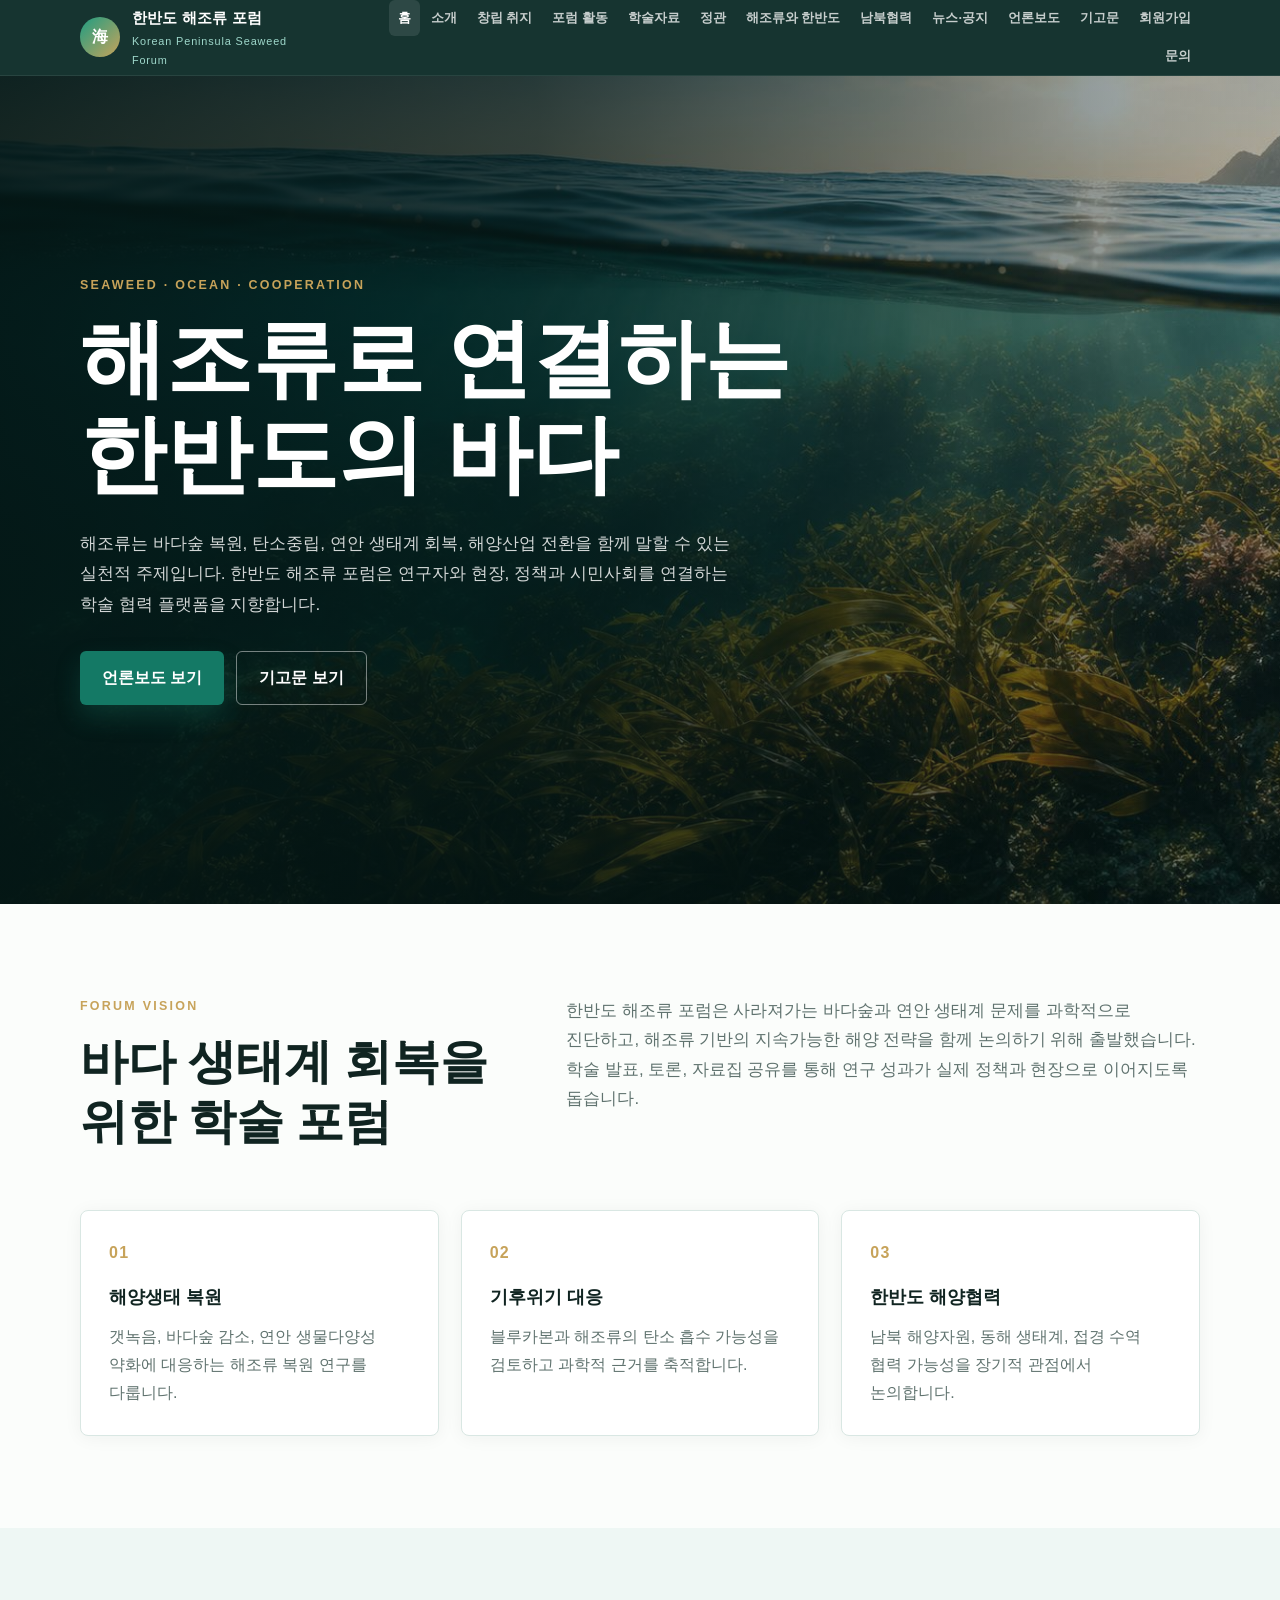
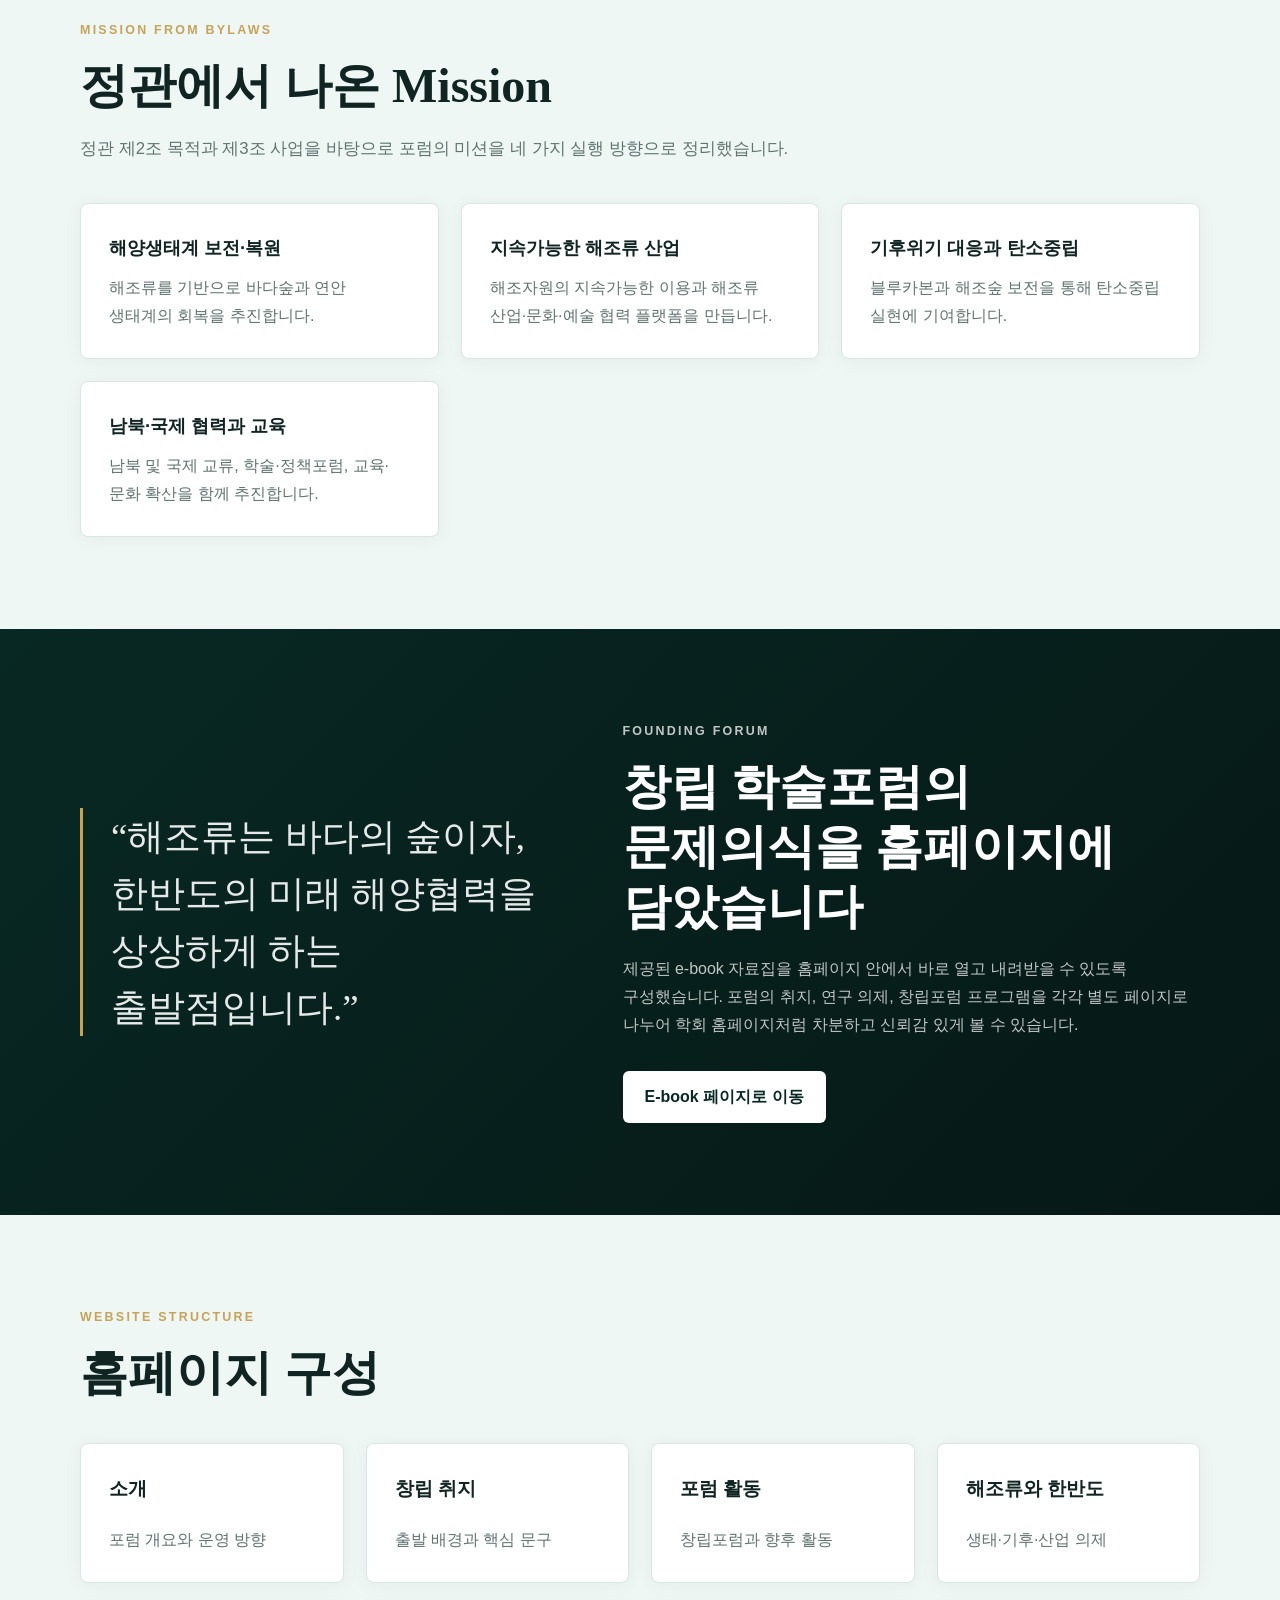
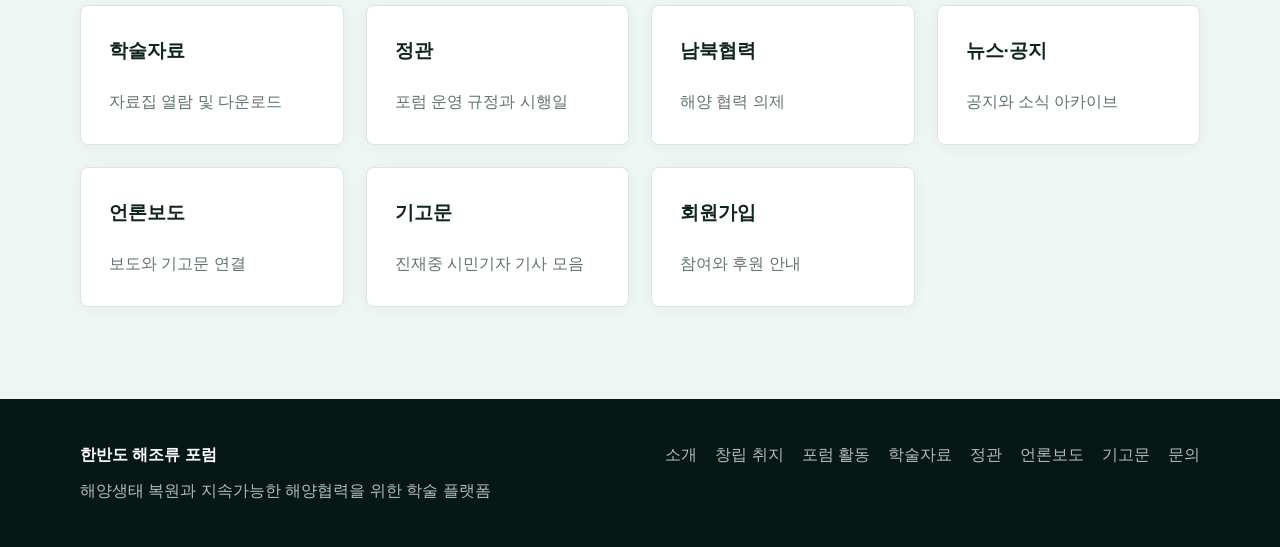
<file: index.html>
<!DOCTYPE html>
<html lang="ko">
<head>
  <meta charset="UTF-8" />
  <meta name="viewport" content="width=device-width, initial-scale=1.0" />
  <title>한반도 해조류 포럼</title>
  <meta name="description" content="해양생태 복원과 기후위기 대응, 남북 해양협력을 위한 한반도 해조류 포럼 공식 홈페이지" />
  <link rel="stylesheet" href="css/style.css" />
</head>
<body>
  <header class="site-header">
    <a class="brand" href="index.html" aria-label="한반도 해조류 포럼 홈">
      <span class="brand__mark">海</span>
      <span>
        <strong>한반도 해조류 포럼</strong>
        <small>Korean Peninsula Seaweed Forum</small>
      </span>
    </a>
    <button class="nav-toggle" type="button" aria-label="메뉴 열기" aria-expanded="false">☰</button>
    <nav class="site-nav" aria-label="주요 메뉴">
      <a class="active" href="index.html">홈</a>
      <a href="about.html">소개</a>
      <a href="purpose.html">창립 취지</a>
      <a href="forum.html">포럼 활동</a>
      <a href="ebook.html">학술자료</a>
      <a href="bylaws.html">정관</a>
      <a href="research.html">해조류와 한반도</a>
      <a href="cooperation.html">남북협력</a>
      <a href="news.html">뉴스·공지</a>
      <a href="media.html">언론보도</a>
      <a href="contributions.html">기고문</a>
      <a href="join.html">회원가입</a>
      <a href="contact.html">문의</a>
    </nav>
  </header>

  <main>
    <section class="hero">
      <div class="hero__shade"></div>
      <div class="container hero__inner">
        <p class="eyebrow">Seaweed · Ocean · Cooperation</p>
        <h1>해조류로 연결하는<br />한반도의 바다</h1>
        <p class="hero__lead">
          해조류는 바다숲 복원, 탄소중립, 연안 생태계 회복, 해양산업 전환을 함께 말할 수 있는
          실천적 주제입니다. 한반도 해조류 포럼은 연구자와 현장, 정책과 시민사회를 연결하는
          학술 협력 플랫폼을 지향합니다.
        </p>
        <div class="hero__actions">
          <a class="button button--primary" href="media.html">언론보도 보기</a>
          <a class="button button--ghost" href="contributions.html">기고문 보기</a>
        </div>
      </div>
    </section>

    <section class="section">
      <div class="container split">
        <div>
          <p class="eyebrow">Forum Vision</p>
          <h2>바다 생태계 회복을 위한 학술 포럼</h2>
        </div>
        <p class="section-lead">
          한반도 해조류 포럼은 사라져가는 바다숲과 연안 생태계 문제를 과학적으로 진단하고,
          해조류 기반의 지속가능한 해양 전략을 함께 논의하기 위해 출발했습니다. 학술 발표,
          토론, 자료집 공유를 통해 연구 성과가 실제 정책과 현장으로 이어지도록 돕습니다.
        </p>
      </div>
      <div class="container feature-grid">
        <article class="feature-card reveal">
          <span>01</span>
          <h3>해양생태 복원</h3>
          <p>갯녹음, 바다숲 감소, 연안 생물다양성 약화에 대응하는 해조류 복원 연구를 다룹니다.</p>
        </article>
        <article class="feature-card reveal">
          <span>02</span>
          <h3>기후위기 대응</h3>
          <p>블루카본과 해조류의 탄소 흡수 가능성을 검토하고 과학적 근거를 축적합니다.</p>
        </article>
        <article class="feature-card reveal">
          <span>03</span>
          <h3>한반도 해양협력</h3>
          <p>남북 해양자원, 동해 생태계, 접경 수역 협력 가능성을 장기적 관점에서 논의합니다.</p>
        </article>
      </div>
    </section>

    <section class="section section--soft">
      <div class="container">
        <p class="eyebrow">Mission from Bylaws</p>
        <h2>정관에서 나온 Mission</h2>
        <p class="section-lead">정관 제2조 목적과 제3조 사업을 바탕으로 포럼의 미션을 네 가지 실행 방향으로 정리했습니다.</p>
        <div class="principle-grid">
          <article class="principle reveal"><h3>해양생태계 보전·복원</h3><p>해조류를 기반으로 바다숲과 연안 생태계의 회복을 추진합니다.</p></article>
          <article class="principle reveal"><h3>지속가능한 해조류 산업</h3><p>해조자원의 지속가능한 이용과 해조류 산업·문화·예술 협력 플랫폼을 만듭니다.</p></article>
          <article class="principle reveal"><h3>기후위기 대응과 탄소중립</h3><p>블루카본과 해조숲 보전을 통해 탄소중립 실현에 기여합니다.</p></article>
          <article class="principle reveal"><h3>남북·국제 협력과 교육</h3><p>남북 및 국제 교류, 학술·정책포럼, 교육·문화 확산을 함께 추진합니다.</p></article>
        </div>
      </div>
    </section>

    <section class="section section--dark">
      <div class="container quote-band">
        <blockquote>
          “해조류는 바다의 숲이자, 한반도의 미래 해양협력을 상상하게 하는 출발점입니다.”
        </blockquote>
        <div>
          <p class="eyebrow">Founding Forum</p>
          <h2>창립 학술포럼의 문제의식을 홈페이지에 담았습니다</h2>
          <p>
            제공된 e-book 자료집을 홈페이지 안에서 바로 열고 내려받을 수 있도록 구성했습니다.
            포럼의 취지, 연구 의제, 창립포럼 프로그램을 각각 별도 페이지로 나누어 학회 홈페이지처럼
            차분하고 신뢰감 있게 볼 수 있습니다.
          </p>
          <a class="button button--light" href="ebook.html">E-book 페이지로 이동</a>
        </div>
      </div>
    </section>

    <section class="section section--soft">
      <div class="container">
        <p class="eyebrow">Website Structure</p>
        <h2>홈페이지 구성</h2>
        <div class="menu-grid">
          <a class="menu-card reveal" href="about.html">
            <strong>소개</strong>
            <span>포럼 개요와 운영 방향</span>
          </a>
          <a class="menu-card reveal" href="purpose.html">
            <strong>창립 취지</strong>
            <span>출발 배경과 핵심 문구</span>
          </a>
          <a class="menu-card reveal" href="forum.html">
            <strong>포럼 활동</strong>
            <span>창립포럼과 향후 활동</span>
          </a>
          <a class="menu-card reveal" href="research.html">
            <strong>해조류와 한반도</strong>
            <span>생태·기후·산업 의제</span>
          </a>
          <a class="menu-card reveal" href="ebook.html">
            <strong>학술자료</strong>
            <span>자료집 열람 및 다운로드</span>
          </a>
          <a class="menu-card reveal" href="bylaws.html">
            <strong>정관</strong>
            <span>포럼 운영 규정과 시행일</span>
          </a>
          <a class="menu-card reveal" href="cooperation.html">
            <strong>남북협력</strong>
            <span>해양 협력 의제</span>
          </a>
          <a class="menu-card reveal" href="news.html">
            <strong>뉴스·공지</strong>
            <span>공지와 소식 아카이브</span>
          </a>
          <a class="menu-card reveal" href="media.html">
            <strong>언론보도</strong>
            <span>보도와 기고문 연결</span>
          </a>
          <a class="menu-card reveal" href="contributions.html">
            <strong>기고문</strong>
            <span>진재중 시민기자 기사 모음</span>
          </a>
          <a class="menu-card reveal" href="join.html">
            <strong>회원가입</strong>
            <span>참여와 후원 안내</span>
          </a>
        </div>
      </div>
    </section>
  </main>

  <footer class="site-footer">
    <div class="container footer-grid">
      <div>
        <strong>한반도 해조류 포럼</strong>
        <p>해양생태 복원과 지속가능한 해양협력을 위한 학술 플랫폼</p>
      </div>
      <nav>
        <a href="about.html">소개</a>
        <a href="purpose.html">창립 취지</a>
        <a href="forum.html">포럼 활동</a>
        <a href="ebook.html">학술자료</a>
        <a href="bylaws.html">정관</a>
        <a href="media.html">언론보도</a>
        <a href="contributions.html">기고문</a>
        <a href="contact.html">문의</a>
      </nav>
    </div>
  </footer>
  <script src="js/main.js"></script>
</body>
</html>
</file>
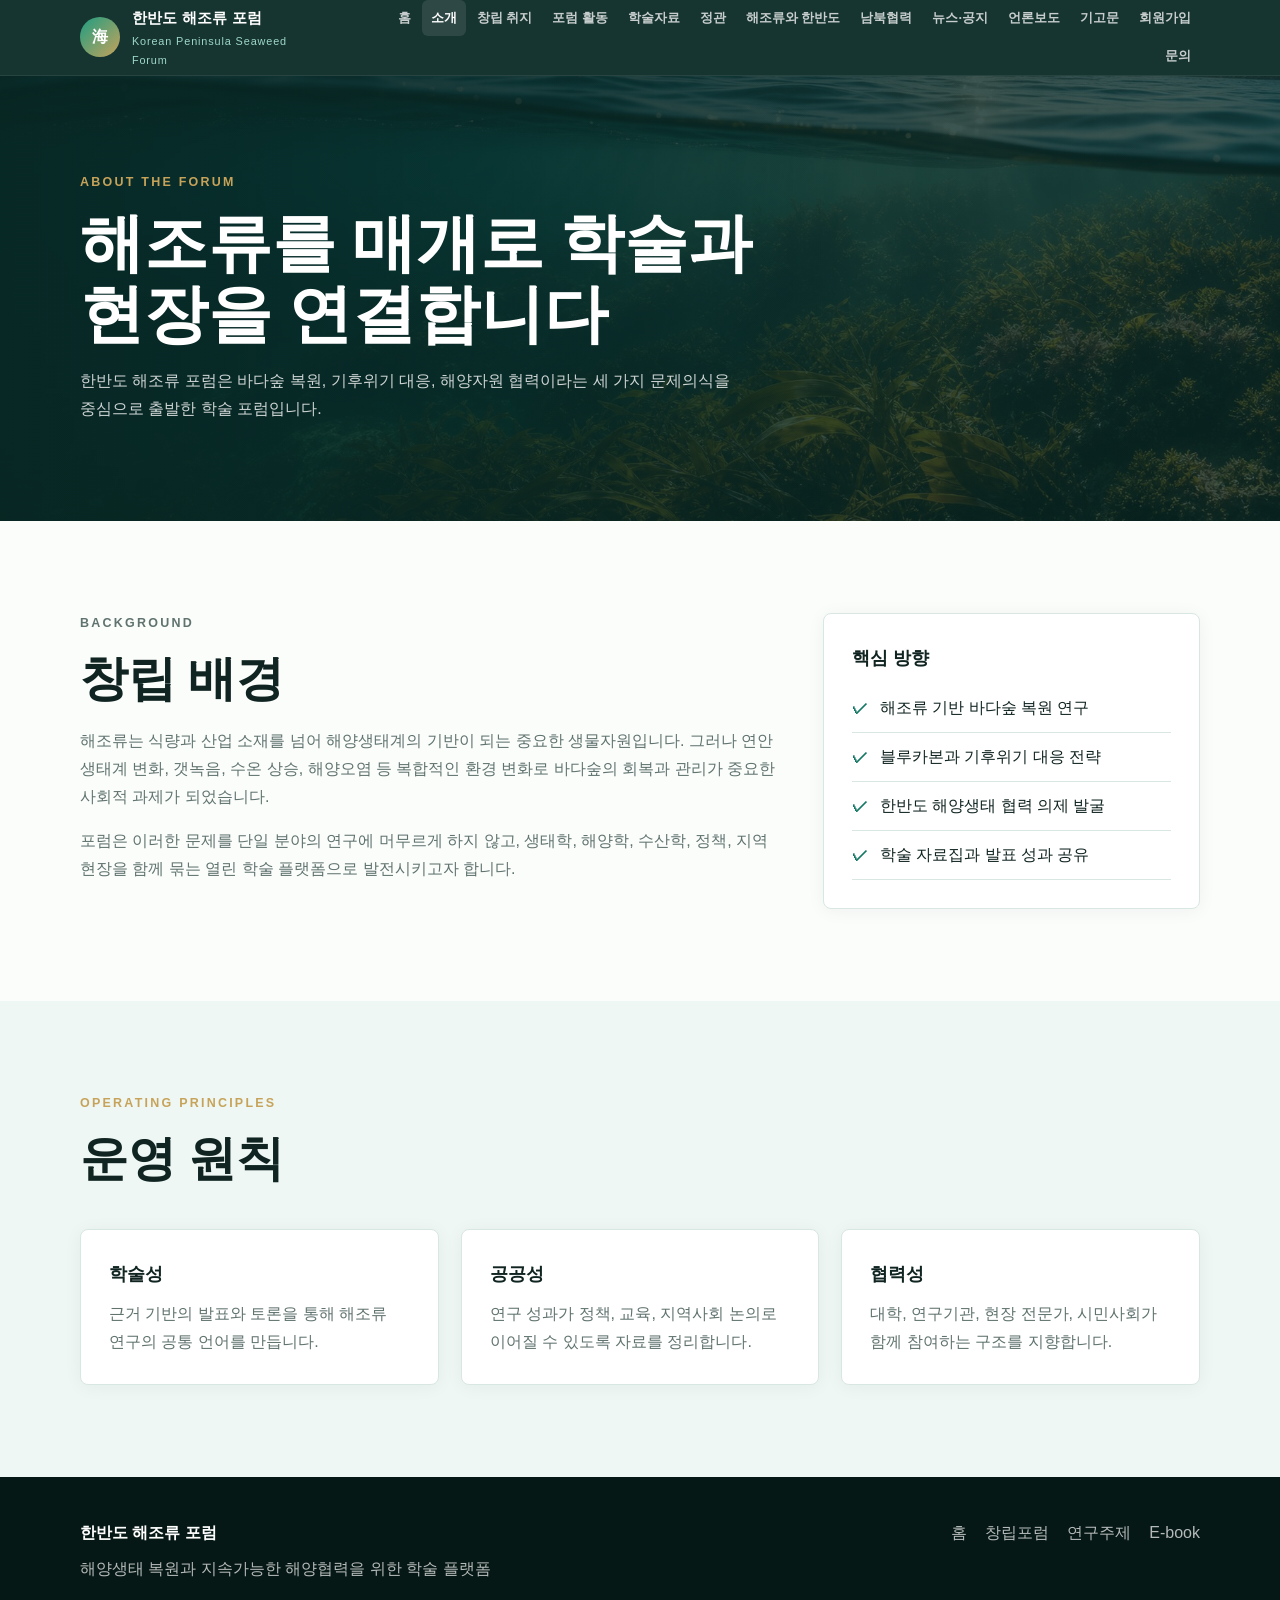
<file: about.html>
<!DOCTYPE html>
<html lang="ko">
<head>
  <meta charset="UTF-8" />
  <meta name="viewport" content="width=device-width, initial-scale=1.0" />
  <title>포럼 소개 | 한반도 해조류 포럼</title>
  <link rel="stylesheet" href="css/style.css" />
</head>
<body>
  <header class="site-header">
    <a class="brand" href="index.html"><span class="brand__mark">海</span><span><strong>한반도 해조류 포럼</strong><small>Korean Peninsula Seaweed Forum</small></span></a>
    <button class="nav-toggle" type="button" aria-label="메뉴 열기" aria-expanded="false">☰</button>
    <nav class="site-nav"><a href="index.html">홈</a><a class="active" href="about.html">소개</a><a href="purpose.html">창립 취지</a><a href="forum.html">포럼 활동</a><a href="ebook.html">학술자료</a><a href="research.html">해조류와 한반도</a><a href="cooperation.html">남북협력</a><a href="news.html">뉴스·공지</a><a href="join.html">회원가입</a><a href="contact.html">문의</a></nav>
  </header>

  <main>
    <section class="page-hero">
      <div class="container">
        <p class="eyebrow">About the Forum</p>
        <h1>해조류를 매개로 학술과 현장을 연결합니다</h1>
        <p>한반도 해조류 포럼은 바다숲 복원, 기후위기 대응, 해양자원 협력이라는 세 가지 문제의식을 중심으로 출발한 학술 포럼입니다.</p>
      </div>
    </section>

    <section class="section">
      <div class="container content-grid">
        <article>
          <p class="eyebrow">Background</p>
          <h2>창립 배경</h2>
          <p>
            해조류는 식량과 산업 소재를 넘어 해양생태계의 기반이 되는 중요한 생물자원입니다.
            그러나 연안 생태계 변화, 갯녹음, 수온 상승, 해양오염 등 복합적인 환경 변화로
            바다숲의 회복과 관리가 중요한 사회적 과제가 되었습니다.
          </p>
          <p>
            포럼은 이러한 문제를 단일 분야의 연구에 머무르게 하지 않고, 생태학, 해양학,
            수산학, 정책, 지역 현장을 함께 묶는 열린 학술 플랫폼으로 발전시키고자 합니다.
          </p>
        </article>
        <aside class="info-panel">
          <h3>핵심 방향</h3>
          <ul class="check-list">
            <li>해조류 기반 바다숲 복원 연구</li>
            <li>블루카본과 기후위기 대응 전략</li>
            <li>한반도 해양생태 협력 의제 발굴</li>
            <li>학술 자료집과 발표 성과 공유</li>
          </ul>
        </aside>
      </div>
    </section>

    <section class="section section--soft">
      <div class="container">
        <p class="eyebrow">Operating Principles</p>
        <h2>운영 원칙</h2>
        <div class="principle-grid">
          <article class="principle reveal">
            <h3>학술성</h3>
            <p>근거 기반의 발표와 토론을 통해 해조류 연구의 공통 언어를 만듭니다.</p>
          </article>
          <article class="principle reveal">
            <h3>공공성</h3>
            <p>연구 성과가 정책, 교육, 지역사회 논의로 이어질 수 있도록 자료를 정리합니다.</p>
          </article>
          <article class="principle reveal">
            <h3>협력성</h3>
            <p>대학, 연구기관, 현장 전문가, 시민사회가 함께 참여하는 구조를 지향합니다.</p>
          </article>
        </div>
      </div>
    </section>
  </main>

  <footer class="site-footer">
    <div class="container footer-grid"><div><strong>한반도 해조류 포럼</strong><p>해양생태 복원과 지속가능한 해양협력을 위한 학술 플랫폼</p></div><nav><a href="index.html">홈</a><a href="forum.html">창립포럼</a><a href="research.html">연구주제</a><a href="ebook.html">E-book</a></nav></div>
  </footer>
  <script src="js/main.js"></script>
</body>
</html>
</file>
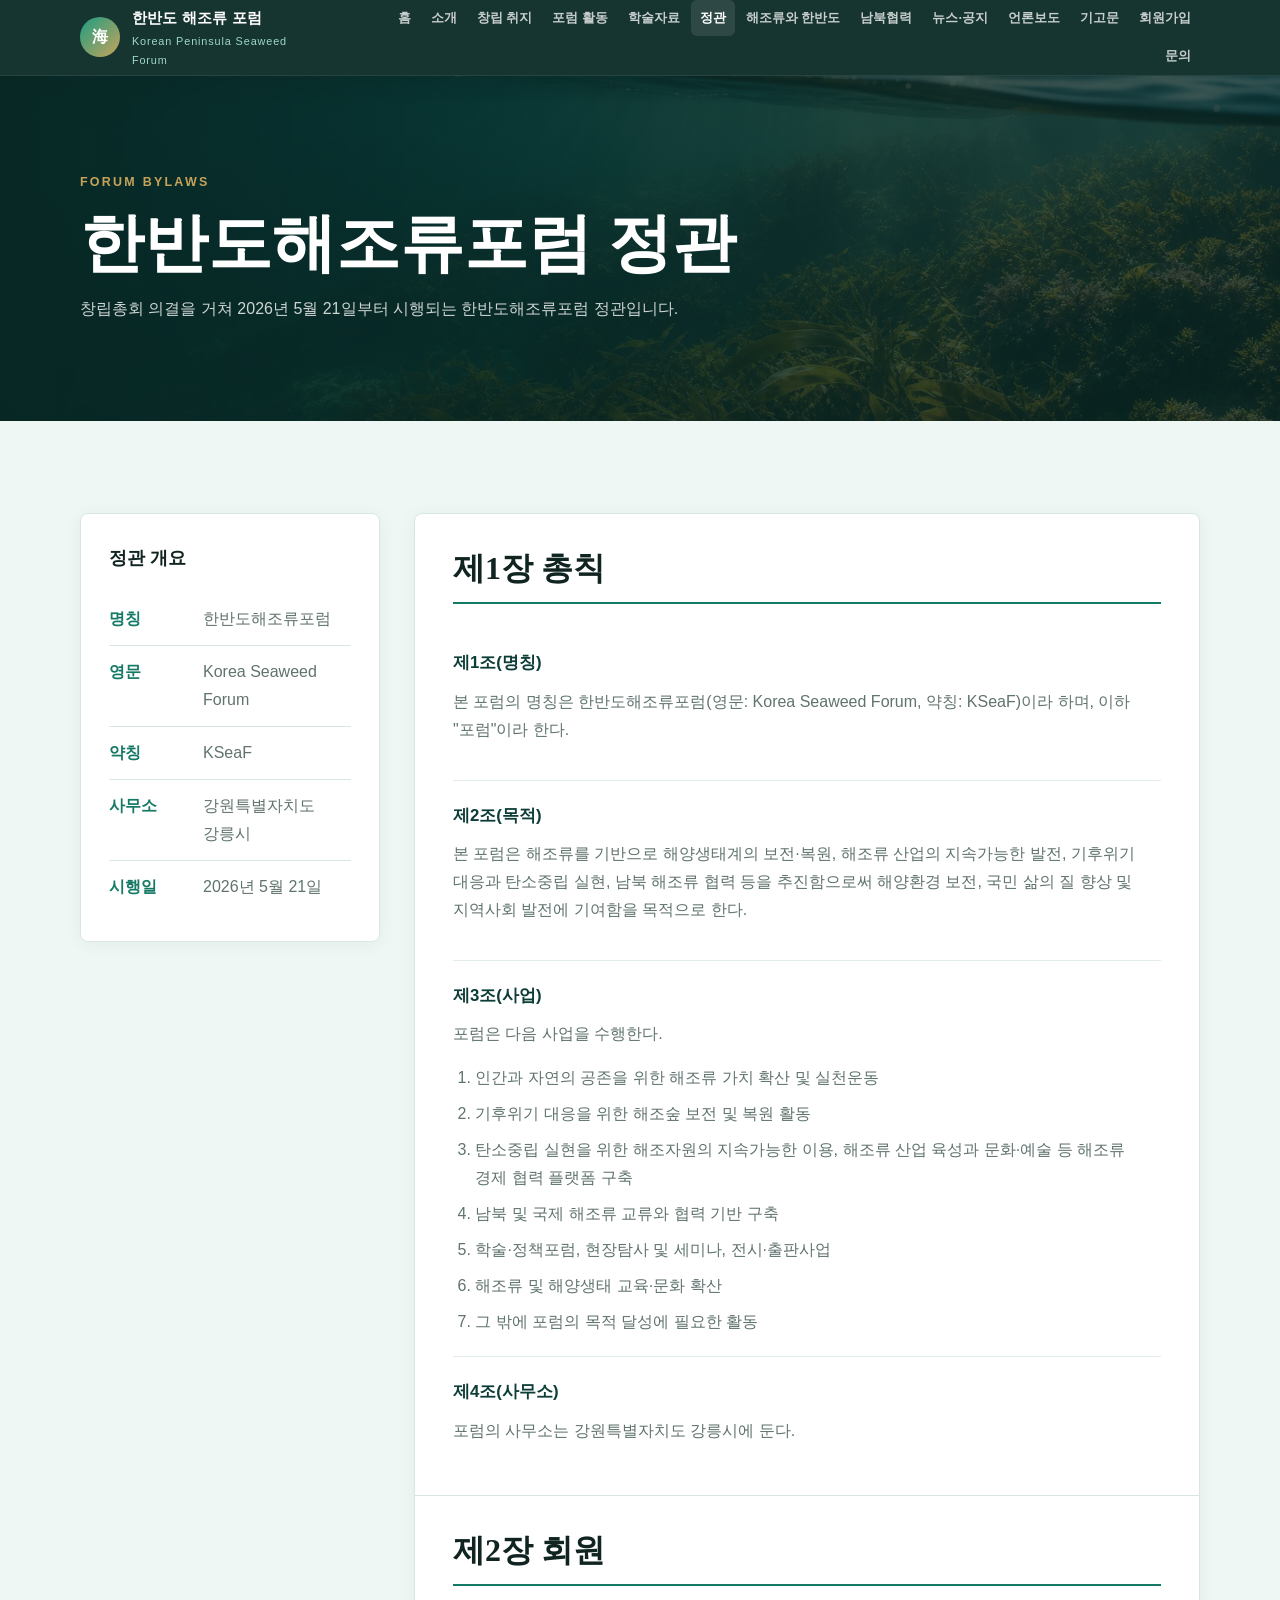
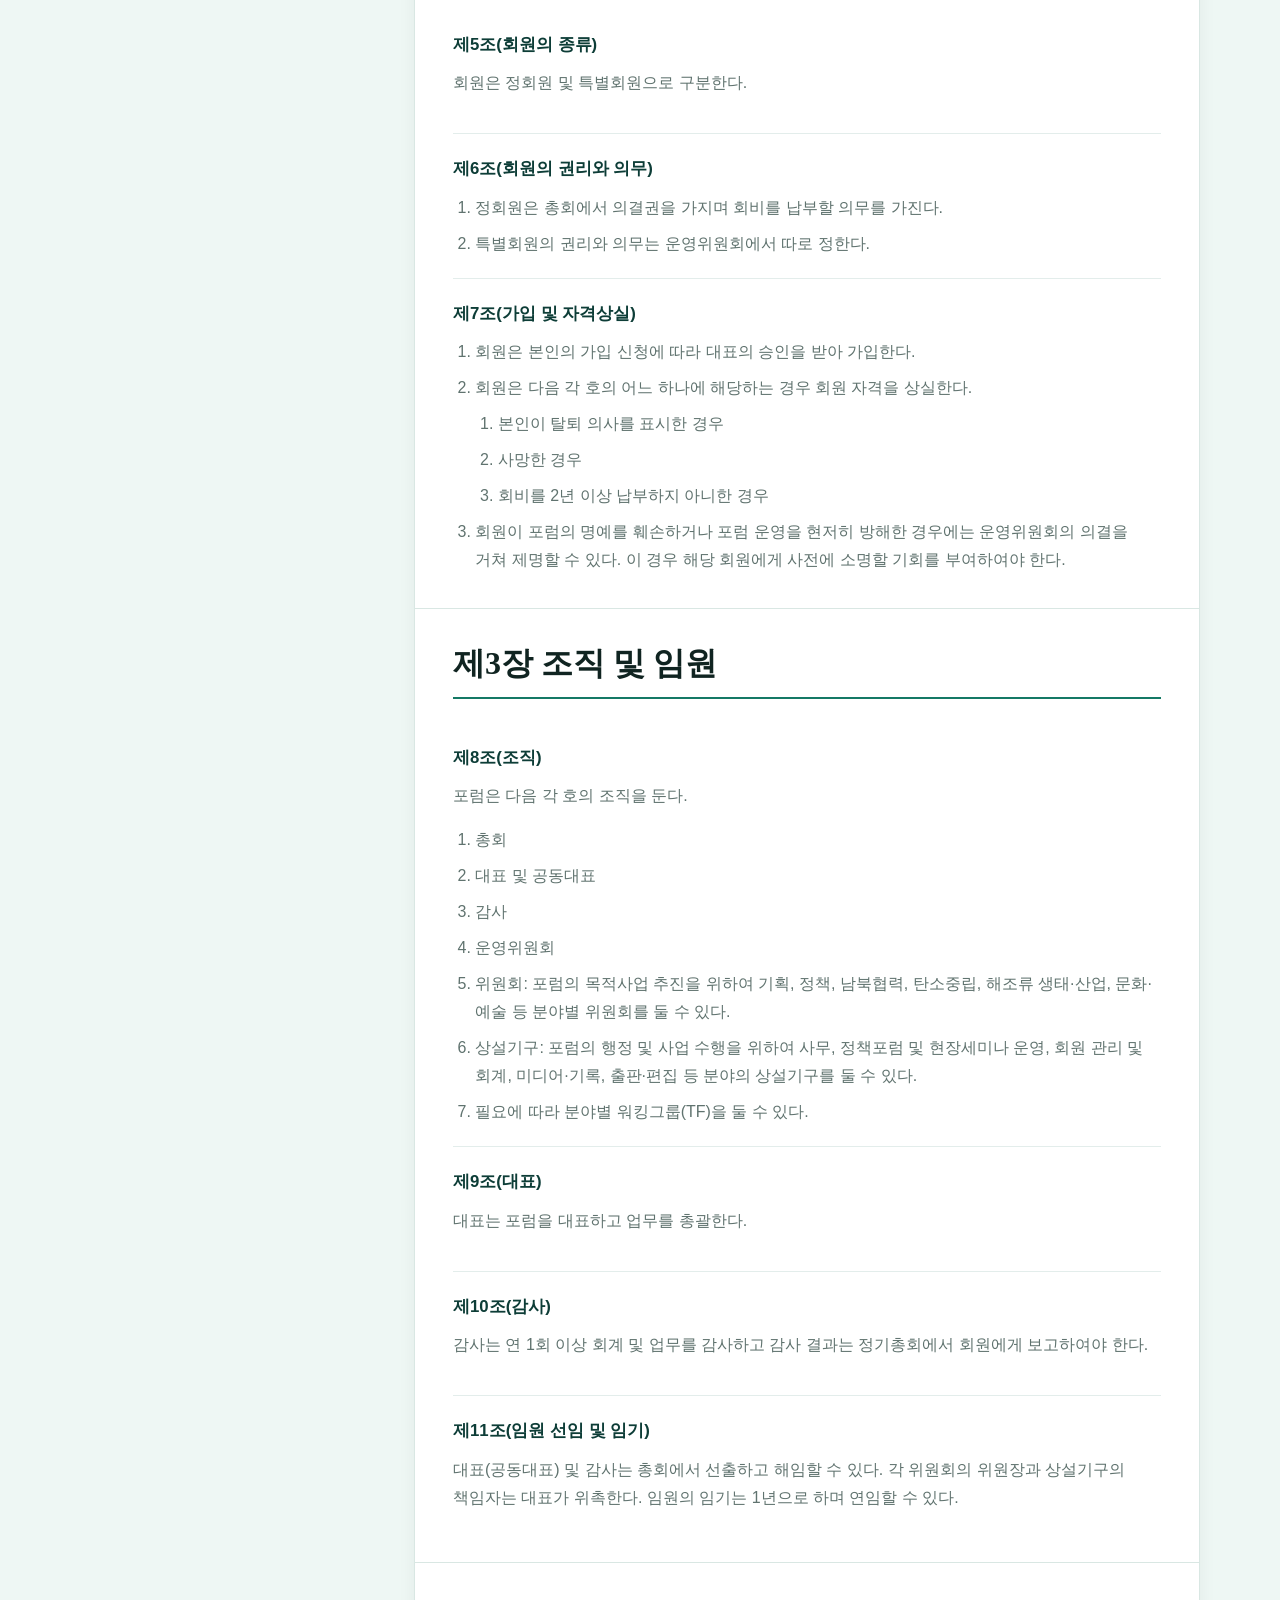
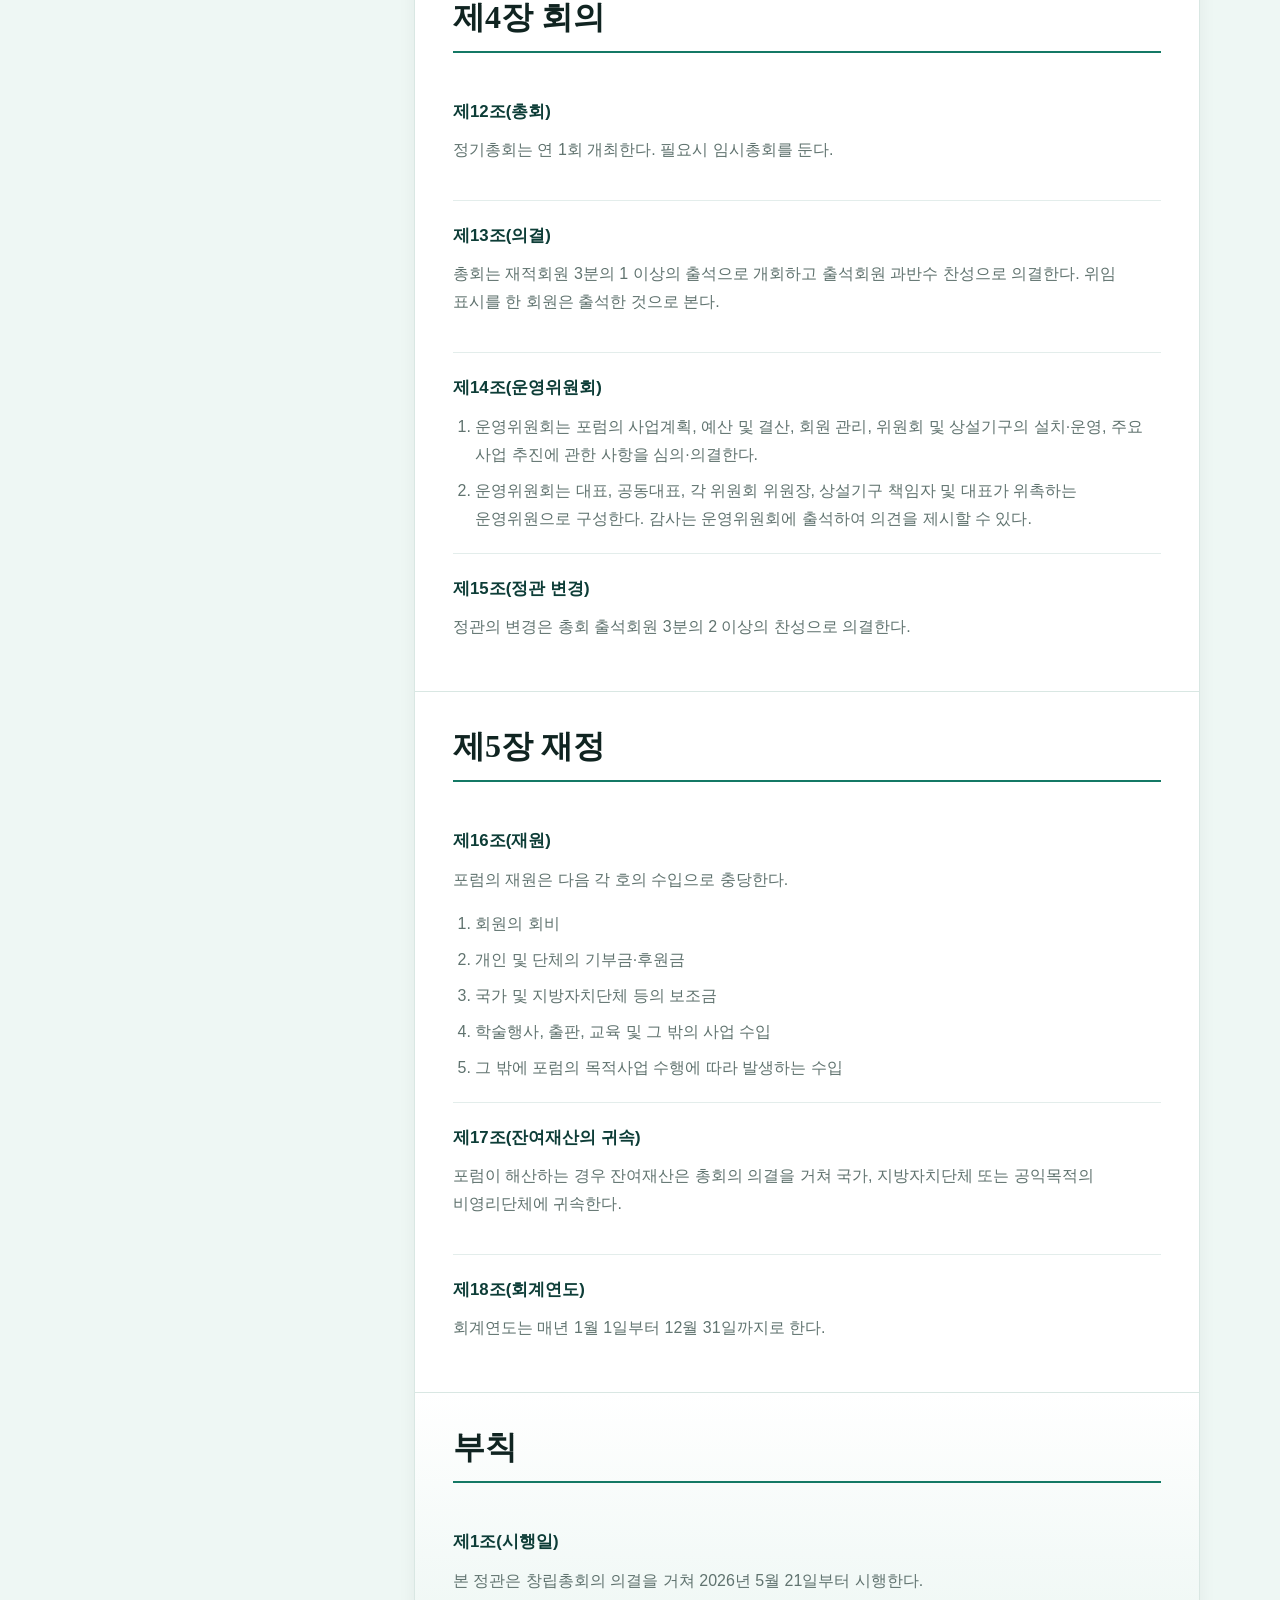
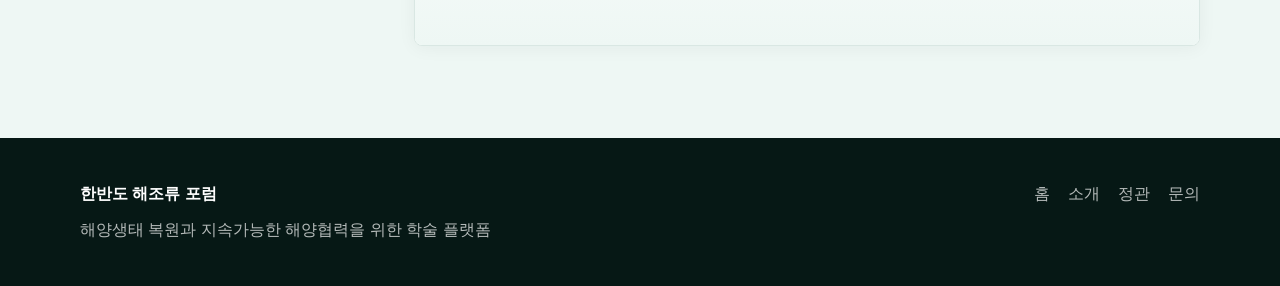
<file: bylaws.html>
<!DOCTYPE html>
<html lang="ko">
<head>
  <meta charset="UTF-8" />
  <meta name="viewport" content="width=device-width, initial-scale=1.0" />
  <title>정관 | 한반도 해조류 포럼</title>
  <meta name="description" content="한반도해조류포럼 정관 전문" />
  <link rel="stylesheet" href="css/style.css" />
  <link rel="stylesheet" href="css/bylaws.css" />
</head>
<body>
  <header class="site-header">
    <a class="brand" href="index.html"><span class="brand__mark">海</span><span><strong>한반도 해조류 포럼</strong><small>Korean Peninsula Seaweed Forum</small></span></a>
    <button class="nav-toggle" type="button" aria-label="메뉴 열기" aria-expanded="false">☰</button>
    <nav class="site-nav"><a href="index.html">홈</a><a href="about.html">소개</a><a href="purpose.html">창립 취지</a><a href="forum.html">포럼 활동</a><a href="ebook.html">학술자료</a><a class="active" href="bylaws.html">정관</a><a href="research.html">해조류와 한반도</a><a href="cooperation.html">남북협력</a><a href="news.html">뉴스·공지</a><a href="join.html">회원가입</a><a href="contact.html">문의</a></nav>
  </header>

  <main>
    <section class="page-hero">
      <div class="container">
        <p class="eyebrow">Forum Bylaws</p>
        <h1>한반도해조류포럼 정관</h1>
        <p>창립총회 의결을 거쳐 2026년 5월 21일부터 시행되는 한반도해조류포럼 정관입니다.</p>
      </div>
    </section>

    <section class="section section--soft">
      <div class="container bylaws-layout">
        <aside class="info-panel bylaws-summary">
          <h3>정관 개요</h3>
          <dl class="compact-list">
            <div><dt>명칭</dt><dd>한반도해조류포럼</dd></div>
            <div><dt>영문</dt><dd>Korea Seaweed Forum</dd></div>
            <div><dt>약칭</dt><dd>KSeaF</dd></div>
            <div><dt>사무소</dt><dd>강원특별자치도 강릉시</dd></div>
            <div><dt>시행일</dt><dd>2026년 5월 21일</dd></div>
          </dl>
        </aside>

        <article class="bylaws-document">
          <section class="bylaws-chapter">
            <h2>제1장 총칙</h2>
            <article><h3>제1조(명칭)</h3><p>본 포럼의 명칭은 한반도해조류포럼(영문: Korea Seaweed Forum, 약칭: KSeaF)이라 하며, 이하 "포럼"이라 한다.</p></article>
            <article><h3>제2조(목적)</h3><p>본 포럼은 해조류를 기반으로 해양생태계의 보전·복원, 해조류 산업의 지속가능한 발전, 기후위기 대응과 탄소중립 실현, 남북 해조류 협력 등을 추진함으로써 해양환경 보전, 국민 삶의 질 향상 및 지역사회 발전에 기여함을 목적으로 한다.</p></article>
            <article><h3>제3조(사업)</h3><p>포럼은 다음 사업을 수행한다.</p><ol><li>인간과 자연의 공존을 위한 해조류 가치 확산 및 실천운동</li><li>기후위기 대응을 위한 해조숲 보전 및 복원 활동</li><li>탄소중립 실현을 위한 해조자원의 지속가능한 이용, 해조류 산업 육성과 문화·예술 등 해조류 경제 협력 플랫폼 구축</li><li>남북 및 국제 해조류 교류와 협력 기반 구축</li><li>학술·정책포럼, 현장탐사 및 세미나, 전시·출판사업</li><li>해조류 및 해양생태 교육·문화 확산</li><li>그 밖에 포럼의 목적 달성에 필요한 활동</li></ol></article>
            <article><h3>제4조(사무소)</h3><p>포럼의 사무소는 강원특별자치도 강릉시에 둔다.</p></article>
          </section>

          <section class="bylaws-chapter">
            <h2>제2장 회원</h2>
            <article><h3>제5조(회원의 종류)</h3><p>회원은 정회원 및 특별회원으로 구분한다.</p></article>
            <article><h3>제6조(회원의 권리와 의무)</h3><ol><li>정회원은 총회에서 의결권을 가지며 회비를 납부할 의무를 가진다.</li><li>특별회원의 권리와 의무는 운영위원회에서 따로 정한다.</li></ol></article>
            <article><h3>제7조(가입 및 자격상실)</h3><ol><li>회원은 본인의 가입 신청에 따라 대표의 승인을 받아 가입한다.</li><li>회원은 다음 각 호의 어느 하나에 해당하는 경우 회원 자격을 상실한다.<ol class="nested-list"><li>본인이 탈퇴 의사를 표시한 경우</li><li>사망한 경우</li><li>회비를 2년 이상 납부하지 아니한 경우</li></ol></li><li>회원이 포럼의 명예를 훼손하거나 포럼 운영을 현저히 방해한 경우에는 운영위원회의 의결을 거쳐 제명할 수 있다. 이 경우 해당 회원에게 사전에 소명할 기회를 부여하여야 한다.</li></ol></article>
          </section>

          <section class="bylaws-chapter">
            <h2>제3장 조직 및 임원</h2>
            <article><h3>제8조(조직)</h3><p>포럼은 다음 각 호의 조직을 둔다.</p><ol><li>총회</li><li>대표 및 공동대표</li><li>감사</li><li>운영위원회</li><li>위원회: 포럼의 목적사업 추진을 위하여 기획, 정책, 남북협력, 탄소중립, 해조류 생태·산업, 문화·예술 등 분야별 위원회를 둘 수 있다.</li><li>상설기구: 포럼의 행정 및 사업 수행을 위하여 사무, 정책포럼 및 현장세미나 운영, 회원 관리 및 회계, 미디어·기록, 출판·편집 등 분야의 상설기구를 둘 수 있다.</li><li>필요에 따라 분야별 워킹그룹(TF)을 둘 수 있다.</li></ol></article>
            <article><h3>제9조(대표)</h3><p>대표는 포럼을 대표하고 업무를 총괄한다.</p></article>
            <article><h3>제10조(감사)</h3><p>감사는 연 1회 이상 회계 및 업무를 감사하고 감사 결과는 정기총회에서 회원에게 보고하여야 한다.</p></article>
            <article><h3>제11조(임원 선임 및 임기)</h3><p>대표(공동대표) 및 감사는 총회에서 선출하고 해임할 수 있다. 각 위원회의 위원장과 상설기구의 책임자는 대표가 위촉한다. 임원의 임기는 1년으로 하며 연임할 수 있다.</p></article>
          </section>

          <section class="bylaws-chapter">
            <h2>제4장 회의</h2>
            <article><h3>제12조(총회)</h3><p>정기총회는 연 1회 개최한다. 필요시 임시총회를 둔다.</p></article>
            <article><h3>제13조(의결)</h3><p>총회는 재적회원 3분의 1 이상의 출석으로 개회하고 출석회원 과반수 찬성으로 의결한다. 위임 표시를 한 회원은 출석한 것으로 본다.</p></article>
            <article><h3>제14조(운영위원회)</h3><ol><li>운영위원회는 포럼의 사업계획, 예산 및 결산, 회원 관리, 위원회 및 상설기구의 설치·운영, 주요 사업 추진에 관한 사항을 심의·의결한다.</li><li>운영위원회는 대표, 공동대표, 각 위원회 위원장, 상설기구 책임자 및 대표가 위촉하는 운영위원으로 구성한다. 감사는 운영위원회에 출석하여 의견을 제시할 수 있다.</li></ol></article>
            <article><h3>제15조(정관 변경)</h3><p>정관의 변경은 총회 출석회원 3분의 2 이상의 찬성으로 의결한다.</p></article>
          </section>

          <section class="bylaws-chapter">
            <h2>제5장 재정</h2>
            <article><h3>제16조(재원)</h3><p>포럼의 재원은 다음 각 호의 수입으로 충당한다.</p><ol><li>회원의 회비</li><li>개인 및 단체의 기부금·후원금</li><li>국가 및 지방자치단체 등의 보조금</li><li>학술행사, 출판, 교육 및 그 밖의 사업 수입</li><li>그 밖에 포럼의 목적사업 수행에 따라 발생하는 수입</li></ol></article>
            <article><h3>제17조(잔여재산의 귀속)</h3><p>포럼이 해산하는 경우 잔여재산은 총회의 의결을 거쳐 국가, 지방자치단체 또는 공익목적의 비영리단체에 귀속한다.</p></article>
            <article><h3>제18조(회계연도)</h3><p>회계연도는 매년 1월 1일부터 12월 31일까지로 한다.</p></article>
          </section>

          <section class="bylaws-chapter bylaws-addendum">
            <h2>부칙</h2>
            <article><h3>제1조(시행일)</h3><p>본 정관은 창립총회의 의결을 거쳐 2026년 5월 21일부터 시행한다.</p></article>
          </section>
        </article>
      </div>
    </section>
  </main>

  <footer class="site-footer"><div class="container footer-grid"><div><strong>한반도 해조류 포럼</strong><p>해양생태 복원과 지속가능한 해양협력을 위한 학술 플랫폼</p></div><nav><a href="index.html">홈</a><a href="about.html">소개</a><a href="bylaws.html">정관</a><a href="contact.html">문의</a></nav></div></footer>
  <script src="js/main.js"></script>
</body>
</html>
</file>
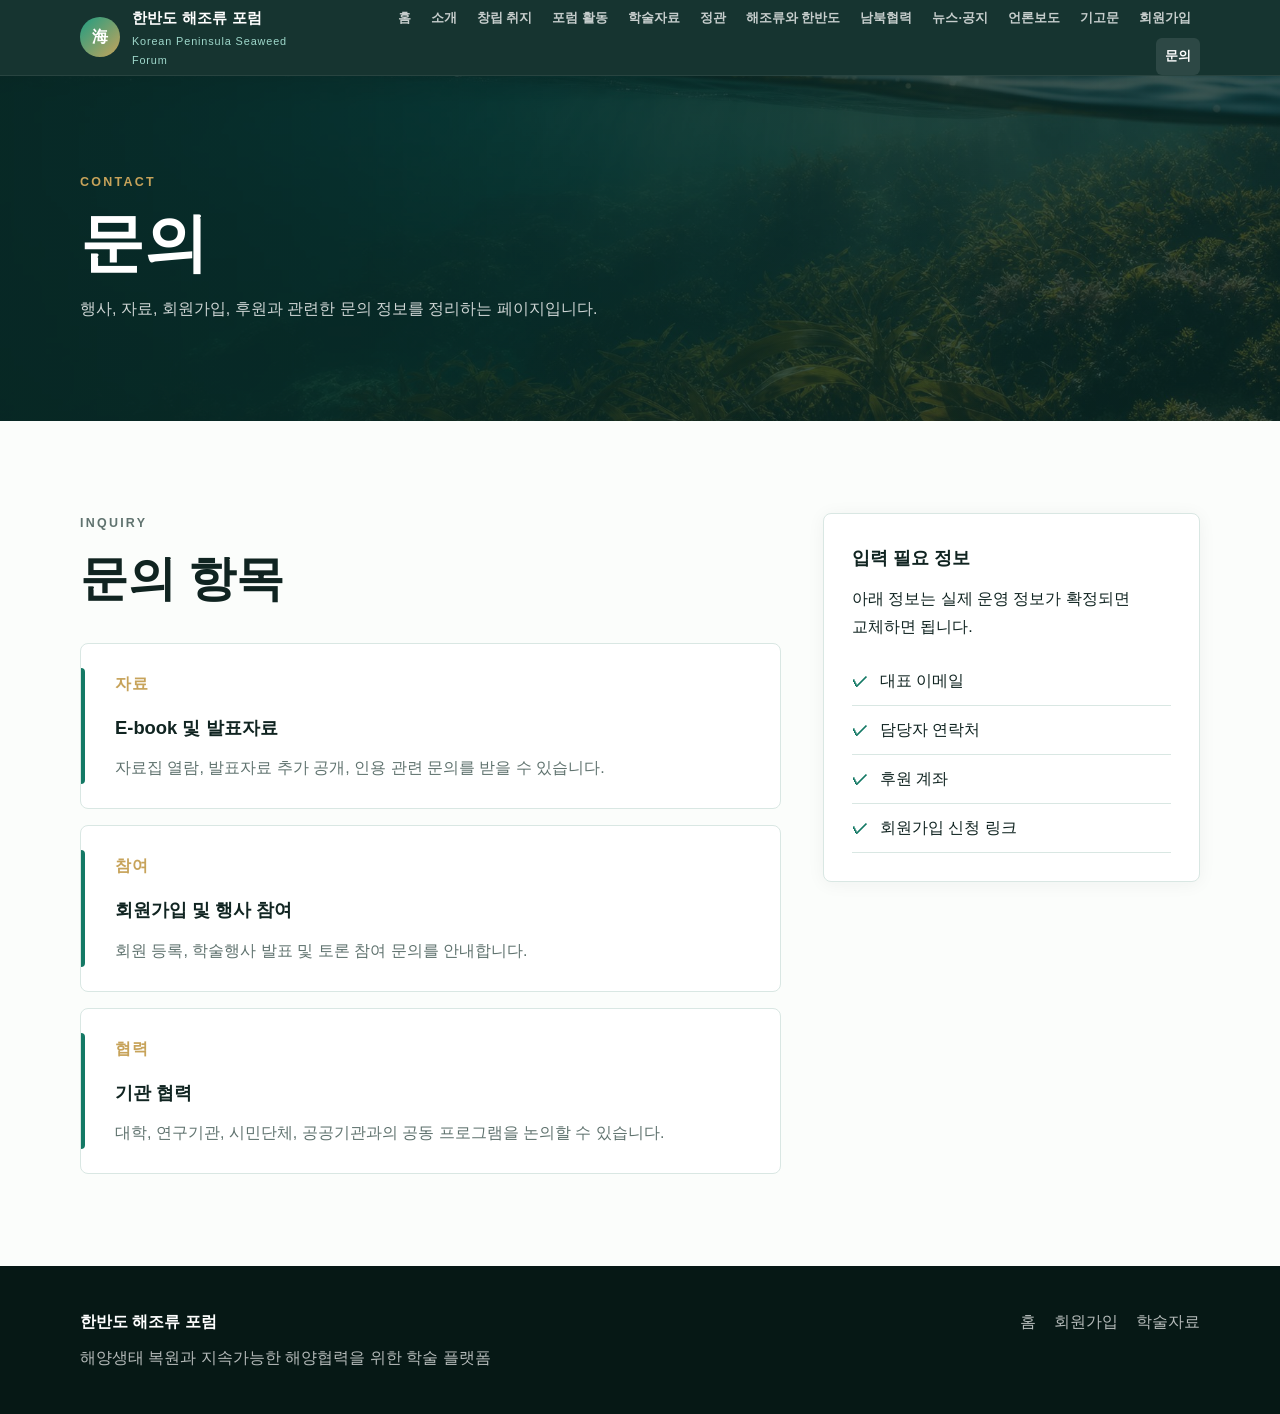
<file: contact.html>
<!DOCTYPE html>
<html lang="ko">
<head>
  <meta charset="UTF-8" />
  <meta name="viewport" content="width=device-width, initial-scale=1.0" />
  <title>문의 | 한반도 해조류 포럼</title>
  <link rel="stylesheet" href="css/style.css" />
</head>
<body>
  <header class="site-header">
    <a class="brand" href="index.html"><span class="brand__mark">海</span><span><strong>한반도 해조류 포럼</strong><small>Korean Peninsula Seaweed Forum</small></span></a>
    <button class="nav-toggle" type="button" aria-label="메뉴 열기" aria-expanded="false">☰</button>
    <nav class="site-nav"><a href="index.html">홈</a><a href="about.html">소개</a><a href="purpose.html">창립 취지</a><a href="forum.html">포럼 활동</a><a href="ebook.html">학술자료</a><a href="research.html">해조류와 한반도</a><a href="cooperation.html">남북협력</a><a href="news.html">뉴스·공지</a><a href="join.html">회원가입</a><a class="active" href="contact.html">문의</a></nav>
  </header>
  <main>
    <section class="page-hero">
      <div class="container">
        <p class="eyebrow">Contact</p>
        <h1>문의</h1>
        <p>행사, 자료, 회원가입, 후원과 관련한 문의 정보를 정리하는 페이지입니다.</p>
      </div>
    </section>
    <section class="section">
      <div class="container content-grid">
        <article>
          <p class="eyebrow">Inquiry</p>
          <h2>문의 항목</h2>
          <div class="timeline">
            <article class="timeline-item reveal"><span>자료</span><h3>E-book 및 발표자료</h3><p>자료집 열람, 발표자료 추가 공개, 인용 관련 문의를 받을 수 있습니다.</p></article>
            <article class="timeline-item reveal"><span>참여</span><h3>회원가입 및 행사 참여</h3><p>회원 등록, 학술행사 발표 및 토론 참여 문의를 안내합니다.</p></article>
            <article class="timeline-item reveal"><span>협력</span><h3>기관 협력</h3><p>대학, 연구기관, 시민단체, 공공기관과의 공동 프로그램을 논의할 수 있습니다.</p></article>
          </div>
        </article>
        <aside class="info-panel">
          <h3>입력 필요 정보</h3>
          <p>아래 정보는 실제 운영 정보가 확정되면 교체하면 됩니다.</p>
          <ul class="check-list">
            <li>대표 이메일</li>
            <li>담당자 연락처</li>
            <li>후원 계좌</li>
            <li>회원가입 신청 링크</li>
          </ul>
        </aside>
      </div>
    </section>
  </main>
  <footer class="site-footer"><div class="container footer-grid"><div><strong>한반도 해조류 포럼</strong><p>해양생태 복원과 지속가능한 해양협력을 위한 학술 플랫폼</p></div><nav><a href="index.html">홈</a><a href="join.html">회원가입</a><a href="ebook.html">학술자료</a></nav></div></footer>
  <script src="js/main.js"></script>
</body>
</html>
</file>
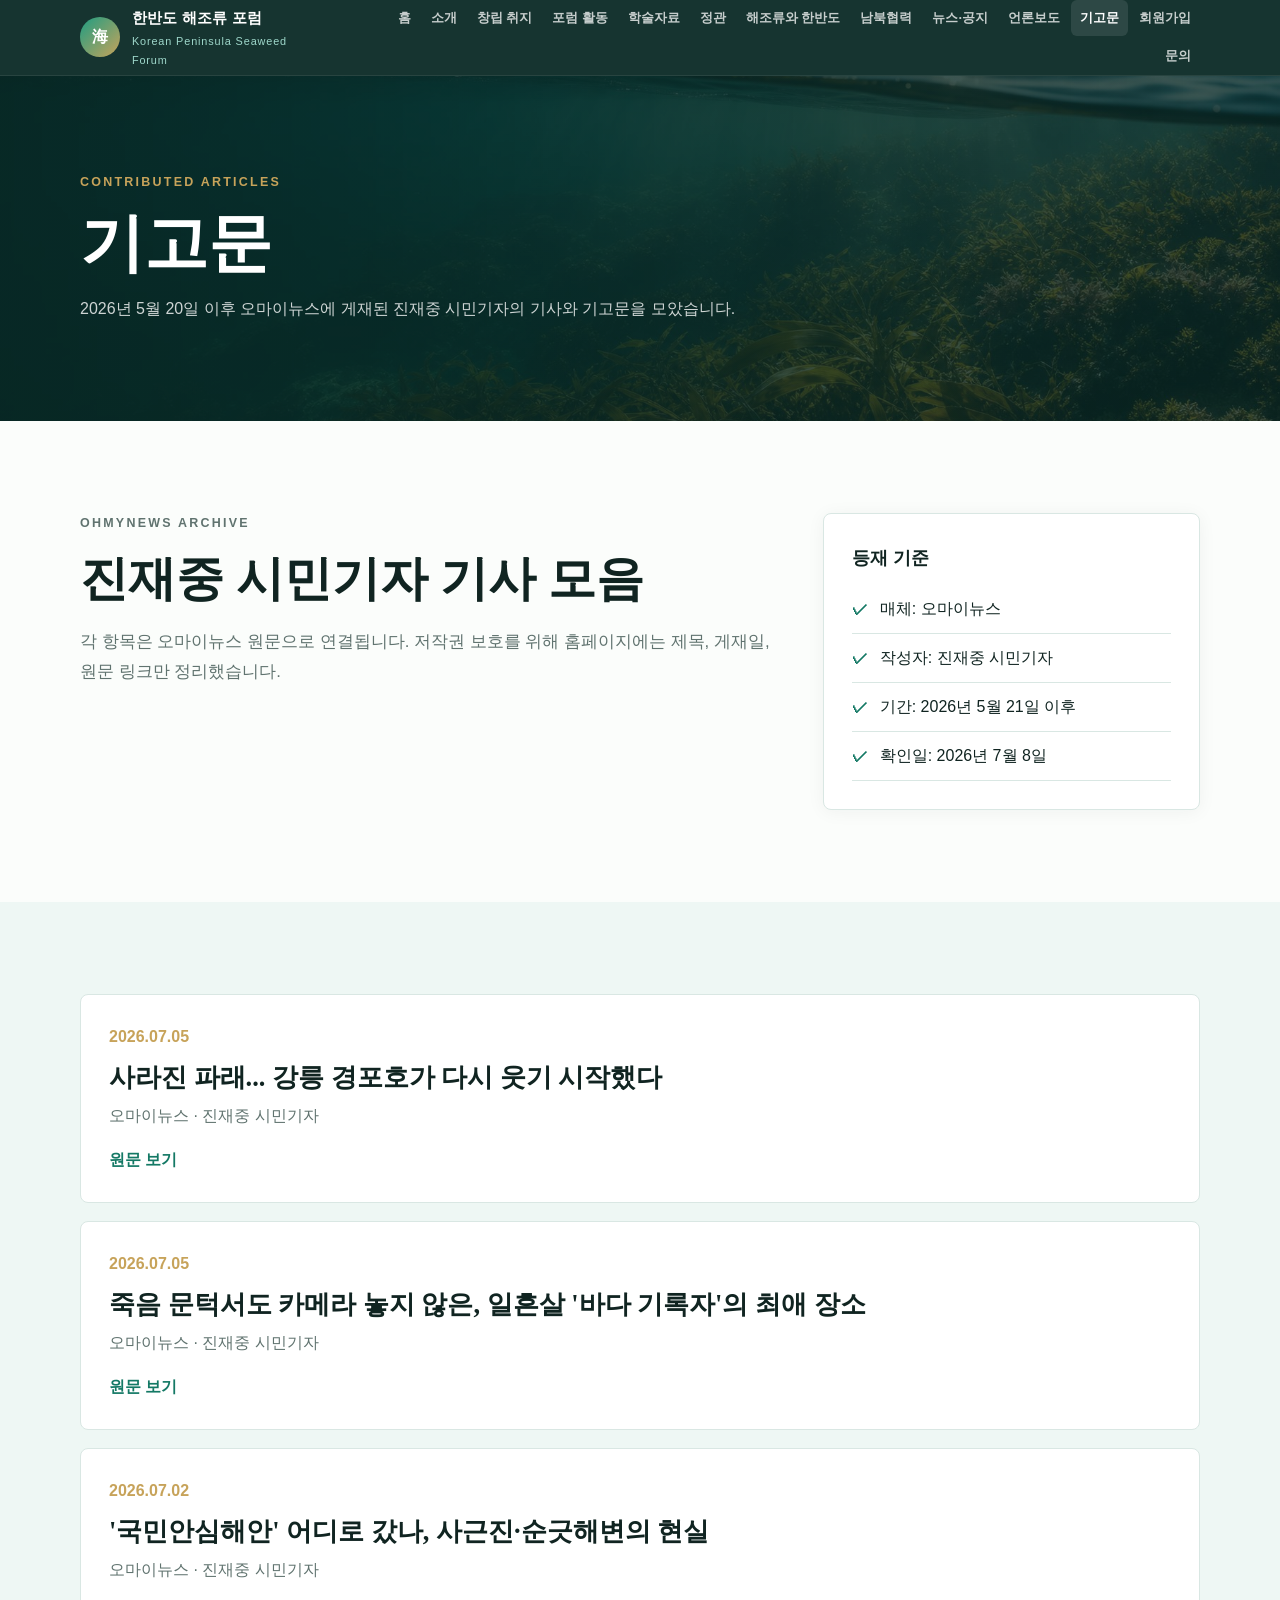
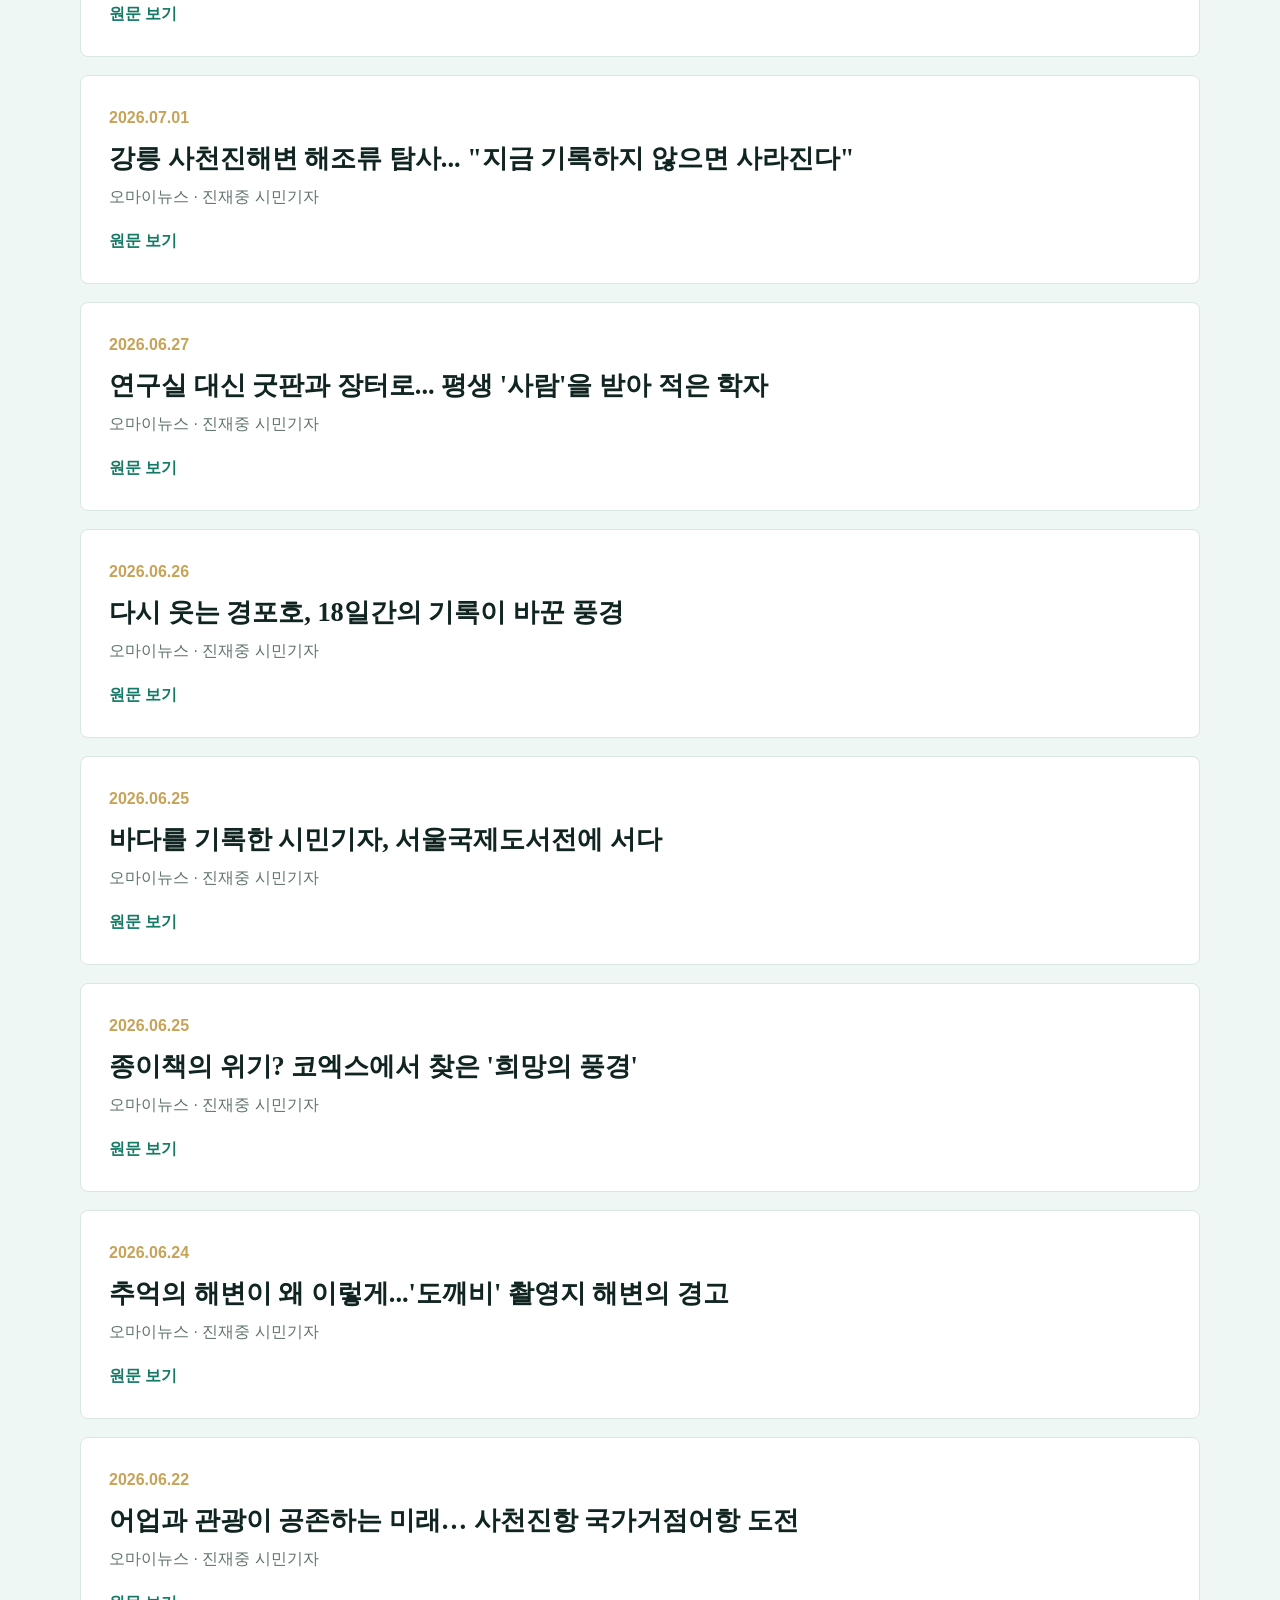
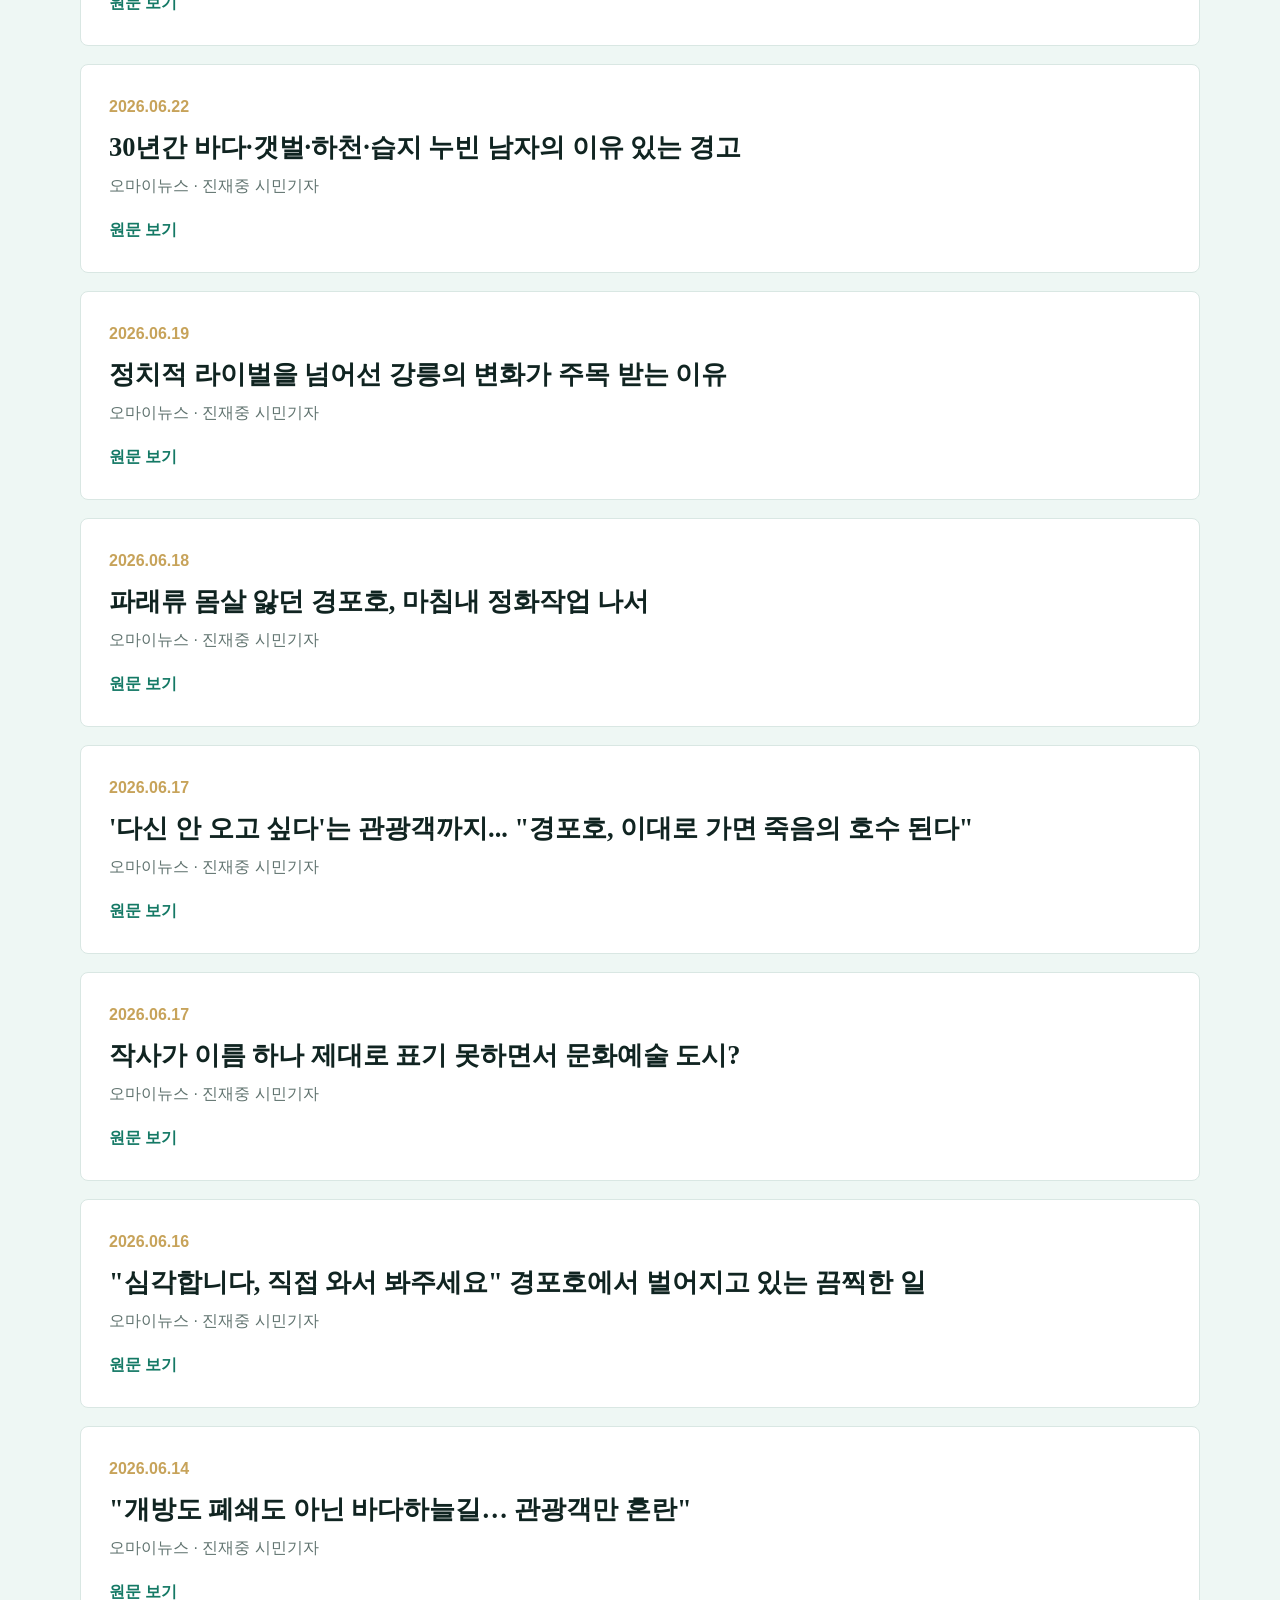
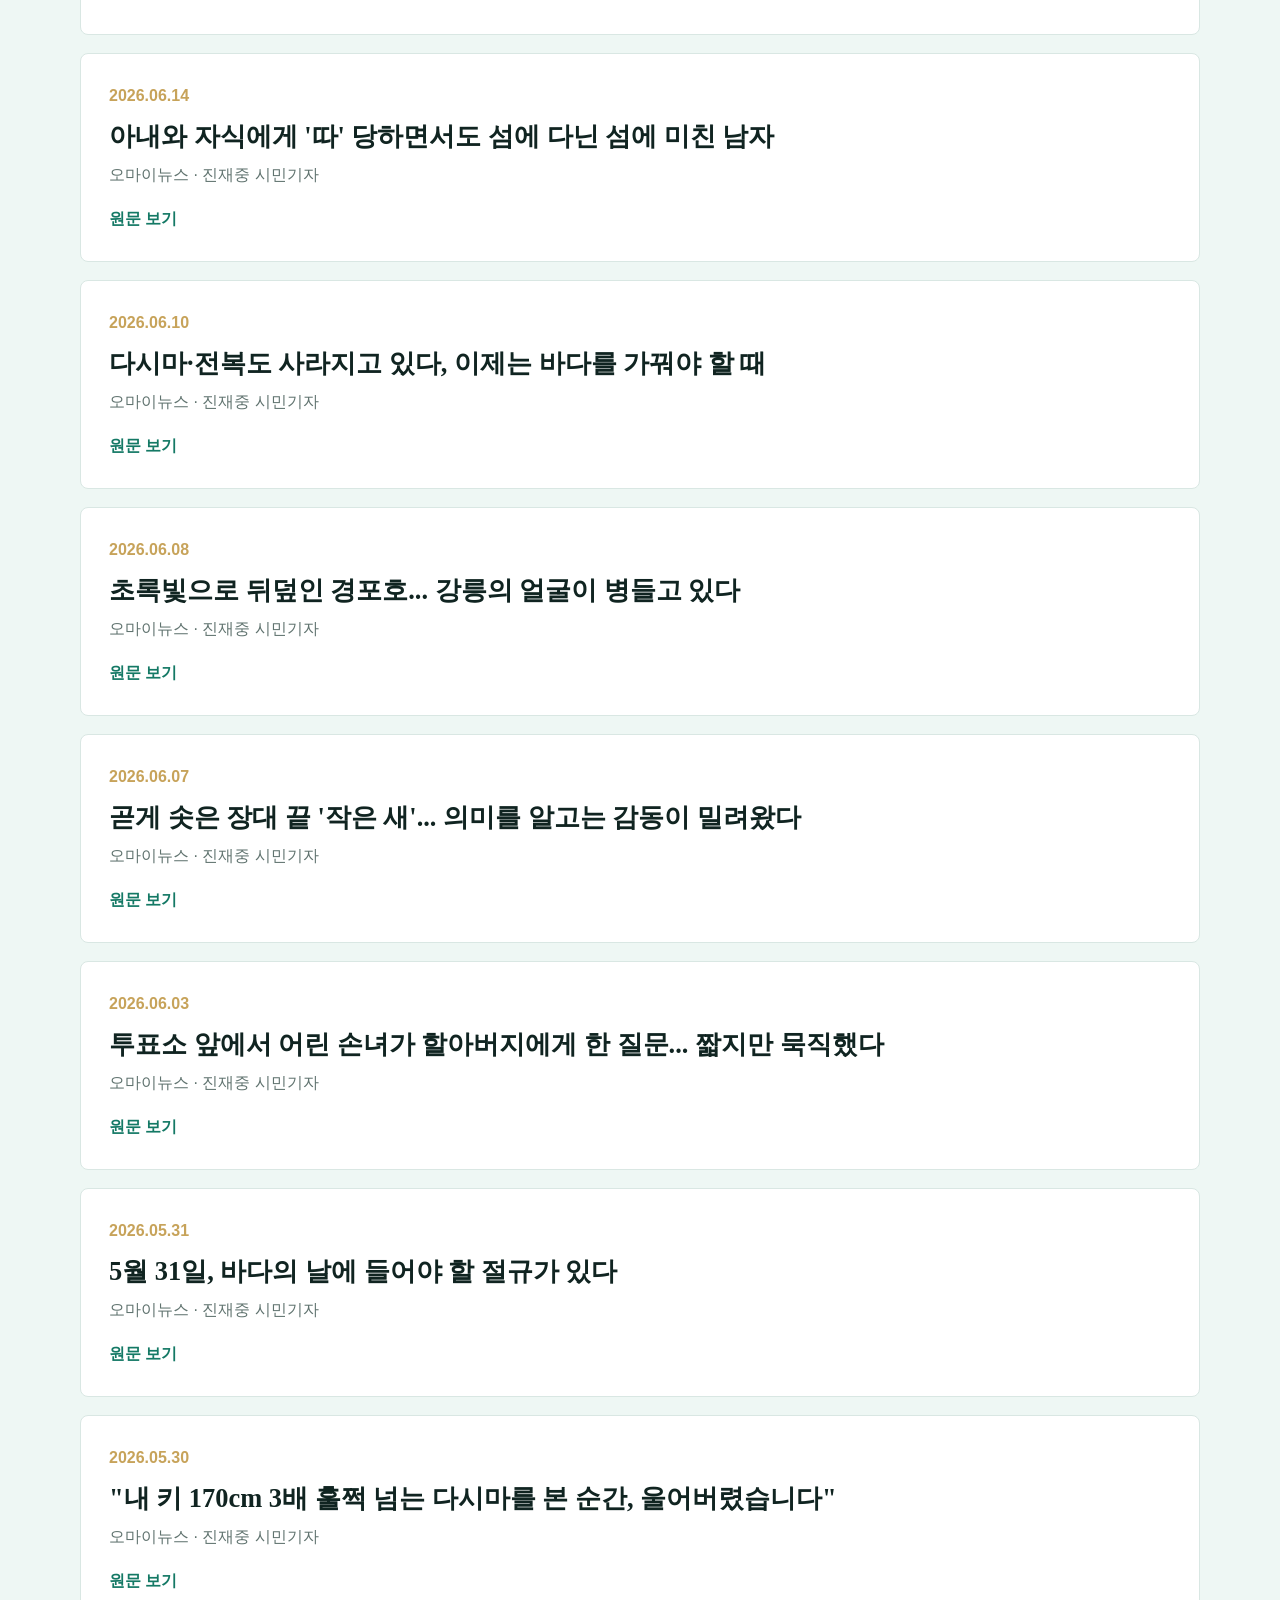
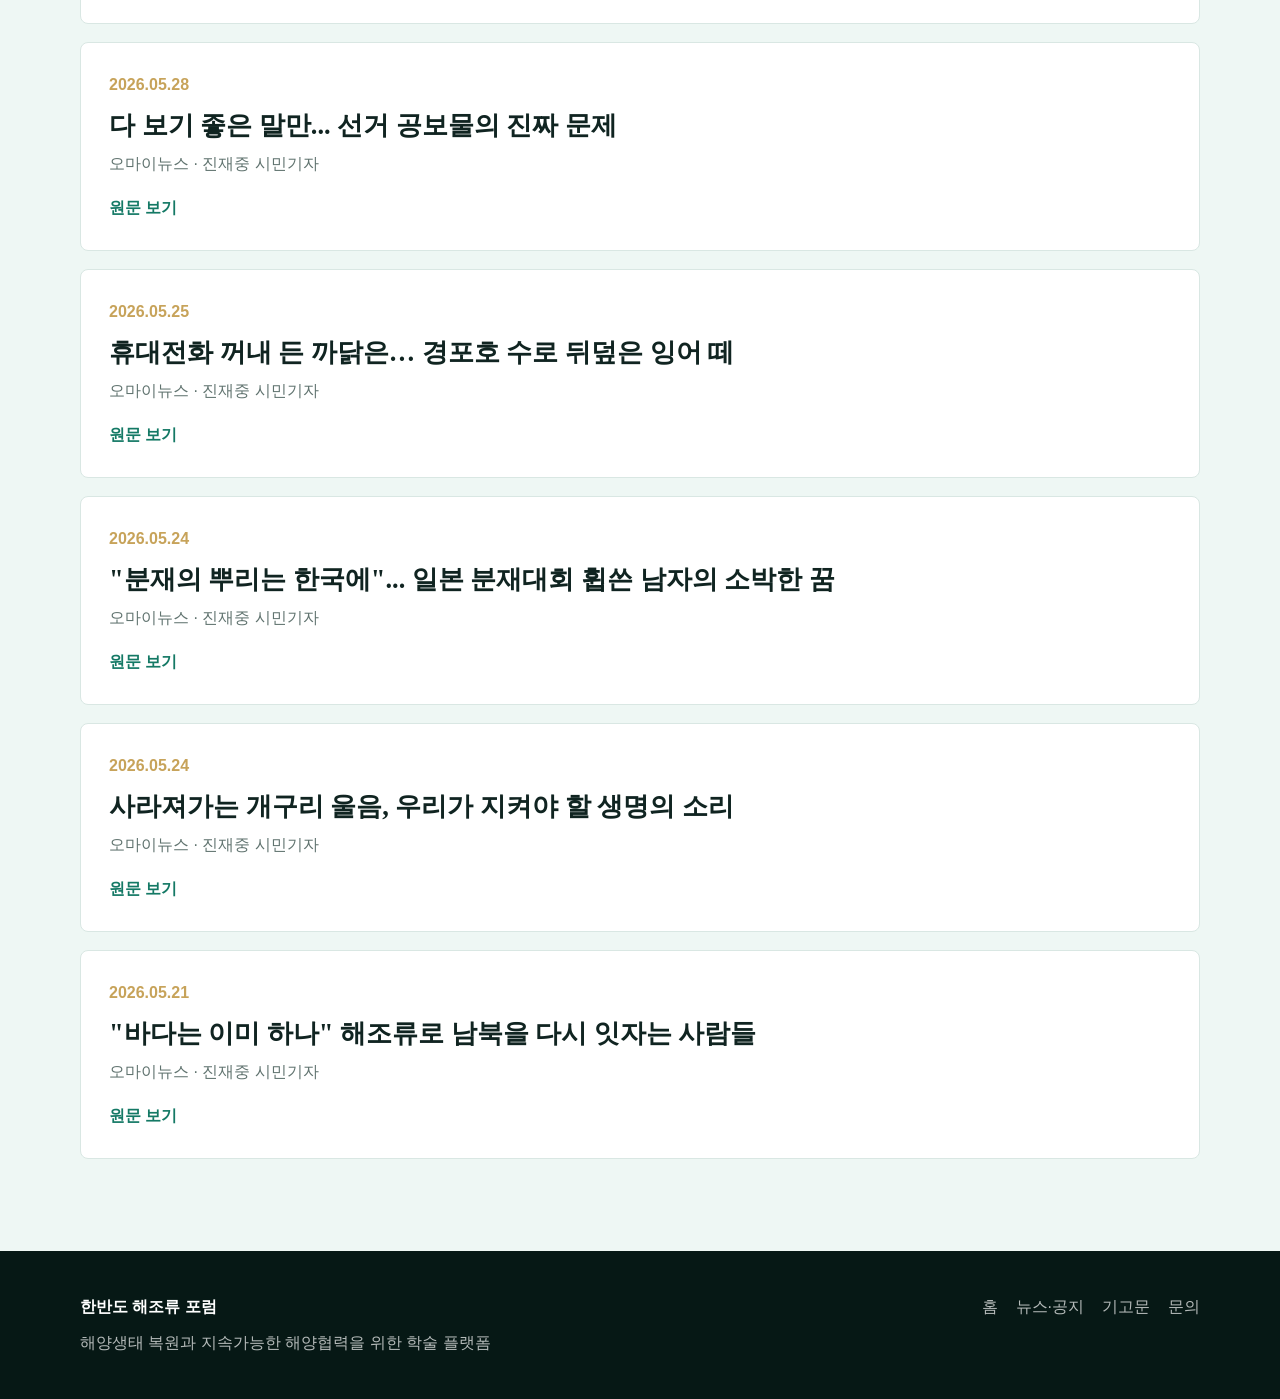
<file: contributions.html>
<!DOCTYPE html>
<html lang="ko">
<head>
  <meta charset="UTF-8" />
  <meta name="viewport" content="width=device-width, initial-scale=1.0" />
  <title>기고문 | 한반도 해조류 포럼</title>
  <meta name="description" content="진재중 시민기자의 오마이뉴스 기고문과 관련 기사 모음" />
  <link rel="stylesheet" href="css/style.css" />
</head>
<body>
  <header class="site-header">
    <a class="brand" href="index.html"><span class="brand__mark">海</span><span><strong>한반도 해조류 포럼</strong><small>Korean Peninsula Seaweed Forum</small></span></a>
    <button class="nav-toggle" type="button" aria-label="메뉴 열기" aria-expanded="false">☰</button>
    <nav class="site-nav"><a href="index.html">홈</a><a href="about.html">소개</a><a href="purpose.html">창립 취지</a><a href="forum.html">포럼 활동</a><a href="ebook.html">학술자료</a><a href="bylaws.html">정관</a><a href="research.html">해조류와 한반도</a><a href="cooperation.html">남북협력</a><a href="news.html">뉴스·공지</a><a class="active" href="contributions.html">기고문</a><a href="join.html">회원가입</a><a href="contact.html">문의</a></nav>
  </header>

  <main>
    <section class="page-hero">
      <div class="container">
        <p class="eyebrow">Contributed Articles</p>
        <h1>기고문</h1>
        <p>2026년 5월 20일 이후 오마이뉴스에 게재된 진재중 시민기자의 기사와 기고문을 모았습니다.</p>
      </div>
    </section>

    <section class="section">
      <div class="container content-grid">
        <article>
          <p class="eyebrow">OhmyNews Archive</p>
          <h2>진재중 시민기자 기사 모음</h2>
          <p class="section-lead">각 항목은 오마이뉴스 원문으로 연결됩니다. 저작권 보호를 위해 홈페이지에는 제목, 게재일, 원문 링크만 정리했습니다.</p>
        </article>
        <aside class="info-panel">
          <h3>등재 기준</h3>
          <ul class="check-list">
            <li>매체: 오마이뉴스</li>
            <li>작성자: 진재중 시민기자</li>
            <li>기간: 2026년 5월 21일 이후</li>
            <li>확인일: 2026년 7월 8일</li>
          </ul>
        </aside>
      </div>
    </section>

    <section class="section section--soft">
      <div class="container notice-list">
        <article class="notice reveal"><time>2026.07.05</time><h2>사라진 파래... 강릉 경포호가 다시 웃기 시작했다</h2><p>오마이뉴스 · 진재중 시민기자</p><a href="https://www.ohmynews.com/NWS_Web/View/at_pg.aspx?CNTN_CD=A0003248669" target="_blank" rel="noopener">원문 보기</a></article>
        <article class="notice reveal"><time>2026.07.05</time><h2>죽음 문턱서도 카메라 놓지 않은, 일흔살 '바다 기록자'의 최애 장소</h2><p>오마이뉴스 · 진재중 시민기자</p><a href="https://www.ohmynews.com/NWS_Web/View/at_pg.aspx?CNTN_CD=A0003248246" target="_blank" rel="noopener">원문 보기</a></article>
        <article class="notice reveal"><time>2026.07.02</time><h2>'국민안심해안' 어디로 갔나, 사근진·순긋해변의 현실</h2><p>오마이뉴스 · 진재중 시민기자</p><a href="https://www.ohmynews.com/NWS_Web/View/at_pg.aspx?CNTN_CD=A0003247305" target="_blank" rel="noopener">원문 보기</a></article>
        <article class="notice reveal"><time>2026.07.01</time><h2>강릉 사천진해변 해조류 탐사... "지금 기록하지 않으면 사라진다"</h2><p>오마이뉴스 · 진재중 시민기자</p><a href="https://www.ohmynews.com/NWS_Web/View/at_pg.aspx?CNTN_CD=A0003246749" target="_blank" rel="noopener">원문 보기</a></article>
        <article class="notice reveal"><time>2026.06.27</time><h2>연구실 대신 굿판과 장터로... 평생 '사람'을 받아 적은 학자</h2><p>오마이뉴스 · 진재중 시민기자</p><a href="https://www.ohmynews.com/NWS_Web/View/at_pg.aspx?CNTN_CD=A0003245141" target="_blank" rel="noopener">원문 보기</a></article>
        <article class="notice reveal"><time>2026.06.26</time><h2>다시 웃는 경포호, 18일간의 기록이 바꾼 풍경</h2><p>오마이뉴스 · 진재중 시민기자</p><a href="https://www.ohmynews.com/NWS_Web/View/at_pg.aspx?CNTN_CD=A0003246581" target="_blank" rel="noopener">원문 보기</a></article>
        <article class="notice reveal"><time>2026.06.25</time><h2>바다를 기록한 시민기자, 서울국제도서전에 서다</h2><p>오마이뉴스 · 진재중 시민기자</p><a href="https://www.ohmynews.com/NWS_Web/View/at_pg.aspx?CNTN_CD=A0003245848" target="_blank" rel="noopener">원문 보기</a></article>
        <article class="notice reveal"><time>2026.06.25</time><h2>종이책의 위기? 코엑스에서 찾은 '희망의 풍경'</h2><p>오마이뉴스 · 진재중 시민기자</p><a href="https://www.ohmynews.com/NWS_Web/View/at_pg.aspx?CNTN_CD=A0003246123" target="_blank" rel="noopener">원문 보기</a></article>
        <article class="notice reveal"><time>2026.06.24</time><h2>추억의 해변이 왜 이렇게...'도깨비' 촬영지 해변의 경고</h2><p>오마이뉴스 · 진재중 시민기자</p><a href="https://www.ohmynews.com/NWS_Web/View/at_pg.aspx?CNTN_CD=A0003245418" target="_blank" rel="noopener">원문 보기</a></article>
        <article class="notice reveal"><time>2026.06.22</time><h2>어업과 관광이 공존하는 미래… 사천진항 국가거점어항 도전</h2><p>오마이뉴스 · 진재중 시민기자</p><a href="https://www.ohmynews.com/NWS_Web/View/at_pg.aspx?CNTN_CD=A0003245266" target="_blank" rel="noopener">원문 보기</a></article>
        <article class="notice reveal"><time>2026.06.22</time><h2>30년간 바다·갯벌·하천·습지 누빈 남자의 이유 있는 경고</h2><p>오마이뉴스 · 진재중 시민기자</p><a href="https://www.ohmynews.com/NWS_Web/View/at_pg.aspx?CNTN_CD=A0003242957" target="_blank" rel="noopener">원문 보기</a></article>
        <article class="notice reveal"><time>2026.06.19</time><h2>정치적 라이벌을 넘어선 강릉의 변화가 주목 받는 이유</h2><p>오마이뉴스 · 진재중 시민기자</p><a href="https://www.ohmynews.com/NWS_Web/View/at_pg.aspx?CNTN_CD=A0003244190" target="_blank" rel="noopener">원문 보기</a></article>
        <article class="notice reveal"><time>2026.06.18</time><h2>파래류 몸살 앓던 경포호, 마침내 정화작업 나서</h2><p>오마이뉴스 · 진재중 시민기자</p><a href="https://www.ohmynews.com/NWS_Web/View/at_pg.aspx?CNTN_CD=A0003244251" target="_blank" rel="noopener">원문 보기</a></article>
        <article class="notice reveal"><time>2026.06.17</time><h2>'다신 안 오고 싶다'는 관광객까지... "경포호, 이대로 가면 죽음의 호수 된다"</h2><p>오마이뉴스 · 진재중 시민기자</p><a href="https://www.ohmynews.com/NWS_Web/View/at_pg.aspx?CNTN_CD=A0003243996" target="_blank" rel="noopener">원문 보기</a></article>
        <article class="notice reveal"><time>2026.06.17</time><h2>작사가 이름 하나 제대로 표기 못하면서 문화예술 도시?</h2><p>오마이뉴스 · 진재중 시민기자</p><a href="https://www.ohmynews.com/NWS_Web/View/at_pg.aspx?CNTN_CD=A0003243806" target="_blank" rel="noopener">원문 보기</a></article>
        <article class="notice reveal"><time>2026.06.16</time><h2>"심각합니다, 직접 와서 봐주세요" 경포호에서 벌어지고 있는 끔찍한 일</h2><p>오마이뉴스 · 진재중 시민기자</p><a href="https://www.ohmynews.com/NWS_Web/View/at_pg.aspx?CNTN_CD=A0003243493" target="_blank" rel="noopener">원문 보기</a></article>
        <article class="notice reveal"><time>2026.06.14</time><h2>"개방도 폐쇄도 아닌 바다하늘길… 관광객만 혼란"</h2><p>오마이뉴스 · 진재중 시민기자</p><a href="https://www.ohmynews.com/NWS_Web/View/at_pg.aspx?CNTN_CD=A0003242930" target="_blank" rel="noopener">원문 보기</a></article>
        <article class="notice reveal"><time>2026.06.14</time><h2>아내와 자식에게 '따' 당하면서도 섬에 다닌 섬에 미친 남자</h2><p>오마이뉴스 · 진재중 시민기자</p><a href="https://www.ohmynews.com/NWS_Web/View/at_pg.aspx?CNTN_CD=A0003240891" target="_blank" rel="noopener">원문 보기</a></article>
        <article class="notice reveal"><time>2026.06.10</time><h2>다시마·전복도 사라지고 있다, 이제는 바다를 가꿔야 할 때</h2><p>오마이뉴스 · 진재중 시민기자</p><a href="https://www.ohmynews.com/NWS_Web/View/at_pg.aspx?CNTN_CD=A0003238838" target="_blank" rel="noopener">원문 보기</a></article>
        <article class="notice reveal"><time>2026.06.08</time><h2>초록빛으로 뒤덮인 경포호... 강릉의 얼굴이 병들고 있다</h2><p>오마이뉴스 · 진재중 시민기자</p><a href="https://www.ohmynews.com/NWS_Web/View/at_pg.aspx?CNTN_CD=A0003241080" target="_blank" rel="noopener">원문 보기</a></article>
        <article class="notice reveal"><time>2026.06.07</time><h2>곧게 솟은 장대 끝 '작은 새'... 의미를 알고는 감동이 밀려왔다</h2><p>오마이뉴스 · 진재중 시민기자</p><a href="https://www.ohmynews.com/NWS_Web/View/at_pg.aspx?CNTN_CD=A0003239950" target="_blank" rel="noopener">원문 보기</a></article>
        <article class="notice reveal"><time>2026.06.03</time><h2>투표소 앞에서 어린 손녀가 할아버지에게 한 질문... 짧지만 묵직했다</h2><p>오마이뉴스 · 진재중 시민기자</p><a href="https://www.ohmynews.com/NWS_Web/View/at_pg.aspx?CNTN_CD=A0003239836" target="_blank" rel="noopener">원문 보기</a></article>
        <article class="notice reveal"><time>2026.05.31</time><h2>5월 31일, 바다의 날에 들어야 할 절규가 있다</h2><p>오마이뉴스 · 진재중 시민기자</p><a href="https://www.ohmynews.com/NWS_Web/View/at_pg.aspx?CNTN_CD=A0003238040" target="_blank" rel="noopener">원문 보기</a></article>
        <article class="notice reveal"><time>2026.05.30</time><h2>"내 키 170cm 3배 훌쩍 넘는 다시마를 본 순간, 울어버렸습니다"</h2><p>오마이뉴스 · 진재중 시민기자</p><a href="https://www.ohmynews.com/NWS_Web/View/at_pg.aspx?CNTN_CD=A0003236661" target="_blank" rel="noopener">원문 보기</a></article>
        <article class="notice reveal"><time>2026.05.28</time><h2>다 보기 좋은 말만... 선거 공보물의 진짜 문제</h2><p>오마이뉴스 · 진재중 시민기자</p><a href="https://www.ohmynews.com/NWS_Web/View/at_pg.aspx?CNTN_CD=A0003238010" target="_blank" rel="noopener">원문 보기</a></article>
        <article class="notice reveal"><time>2026.05.25</time><h2>휴대전화 꺼내 든 까닭은… 경포호 수로 뒤덮은 잉어 떼</h2><p>오마이뉴스 · 진재중 시민기자</p><a href="https://www.ohmynews.com/NWS_Web/View/at_pg.aspx?CNTN_CD=A0003237071" target="_blank" rel="noopener">원문 보기</a></article>
        <article class="notice reveal"><time>2026.05.24</time><h2>"분재의 뿌리는 한국에"... 일본 분재대회 휩쓴 남자의 소박한 꿈</h2><p>오마이뉴스 · 진재중 시민기자</p><a href="https://www.ohmynews.com/NWS_Web/View/at_pg.aspx?CNTN_CD=A0003232482" target="_blank" rel="noopener">원문 보기</a></article>
        <article class="notice reveal"><time>2026.05.24</time><h2>사라져가는 개구리 울음, 우리가 지켜야 할 생명의 소리</h2><p>오마이뉴스 · 진재중 시민기자</p><a href="https://www.ohmynews.com/NWS_Web/View/at_pg.aspx?CNTN_CD=A0003236926" target="_blank" rel="noopener">원문 보기</a></article>
        <article class="notice reveal"><time>2026.05.21</time><h2>"바다는 이미 하나" 해조류로 남북을 다시 잇자는 사람들</h2><p>오마이뉴스 · 진재중 시민기자</p><a href="https://www.ohmynews.com/NWS_Web/View/at_pg.aspx?CNTN_CD=A0003231170" target="_blank" rel="noopener">원문 보기</a></article>
      </div>
    </section>
  </main>

  <footer class="site-footer"><div class="container footer-grid"><div><strong>한반도 해조류 포럼</strong><p>해양생태 복원과 지속가능한 해양협력을 위한 학술 플랫폼</p></div><nav><a href="index.html">홈</a><a href="news.html">뉴스·공지</a><a href="contributions.html">기고문</a><a href="contact.html">문의</a></nav></div></footer>
  <script src="js/main.js"></script>
</body>
</html>
</file>
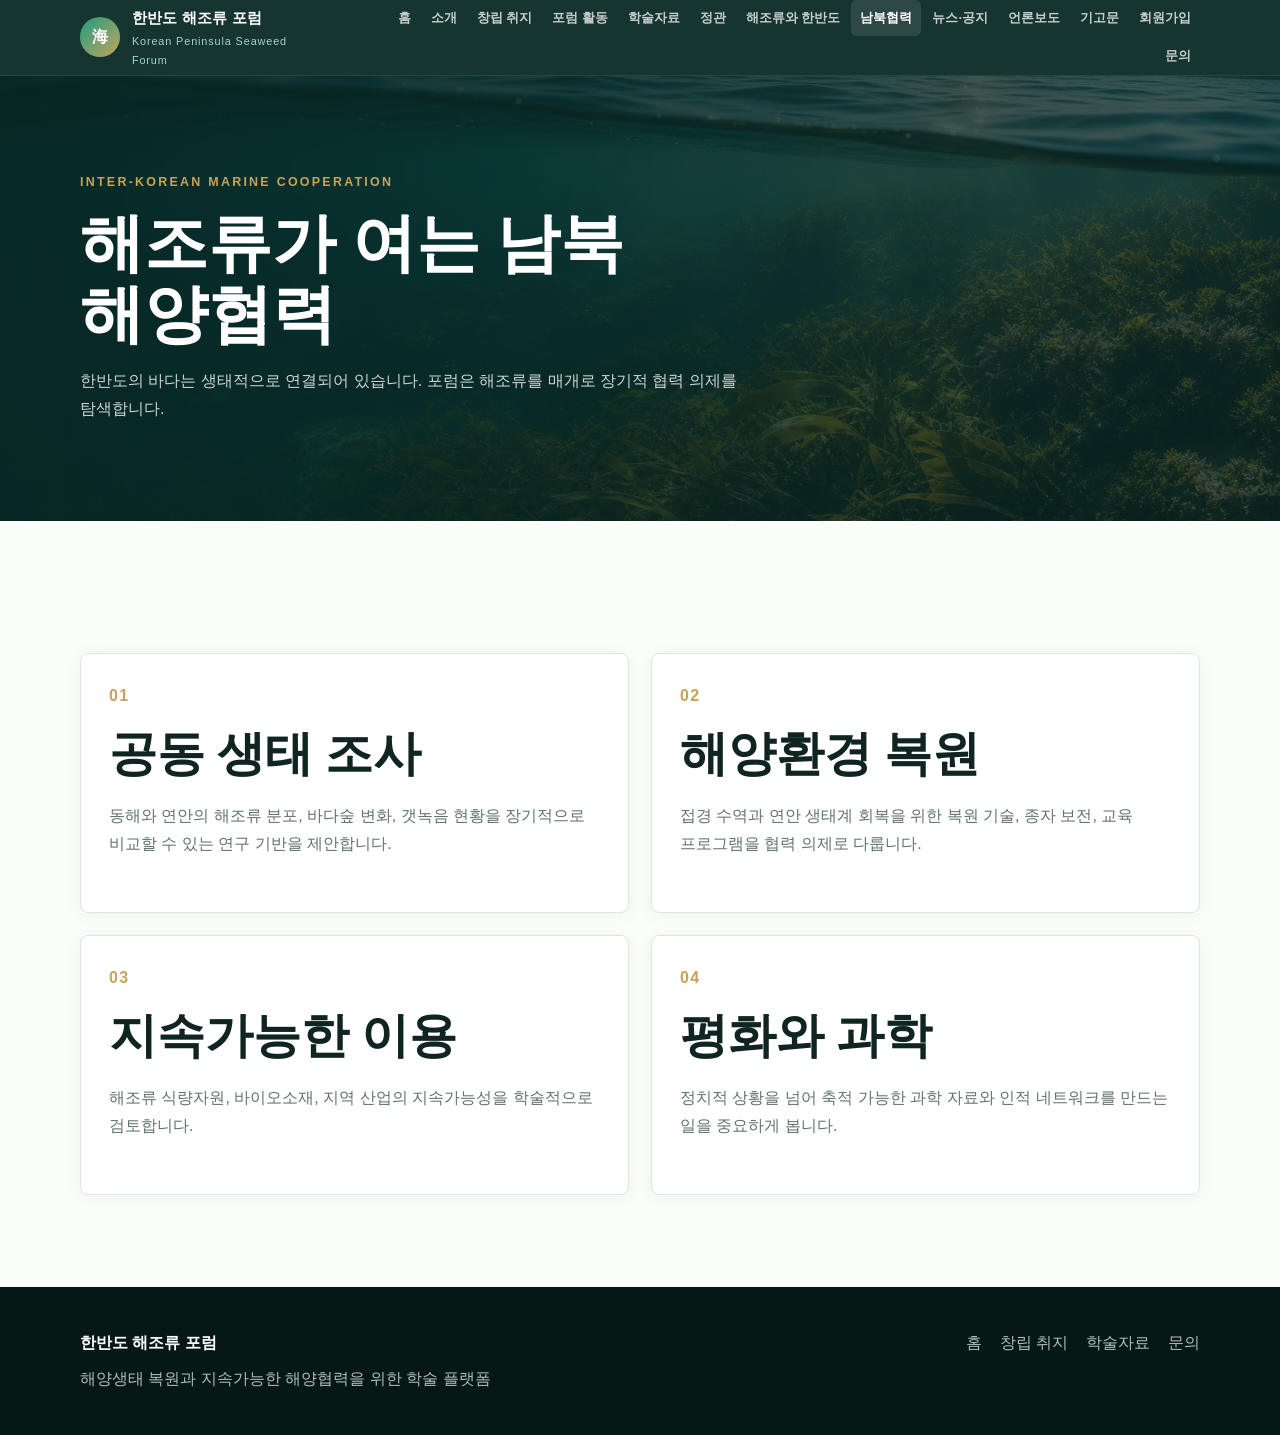
<file: cooperation.html>
<!DOCTYPE html>
<html lang="ko">
<head>
  <meta charset="UTF-8" />
  <meta name="viewport" content="width=device-width, initial-scale=1.0" />
  <title>남북협력 | 한반도 해조류 포럼</title>
  <link rel="stylesheet" href="css/style.css" />
</head>
<body>
  <header class="site-header">
    <a class="brand" href="index.html"><span class="brand__mark">海</span><span><strong>한반도 해조류 포럼</strong><small>Korean Peninsula Seaweed Forum</small></span></a>
    <button class="nav-toggle" type="button" aria-label="메뉴 열기" aria-expanded="false">☰</button>
    <nav class="site-nav"><a href="index.html">홈</a><a href="about.html">소개</a><a href="purpose.html">창립 취지</a><a href="forum.html">포럼 활동</a><a href="ebook.html">학술자료</a><a href="research.html">해조류와 한반도</a><a class="active" href="cooperation.html">남북협력</a><a href="news.html">뉴스·공지</a><a href="join.html">회원가입</a><a href="contact.html">문의</a></nav>
  </header>
  <main>
    <section class="page-hero">
      <div class="container">
        <p class="eyebrow">Inter-Korean Marine Cooperation</p>
        <h1>해조류가 여는 남북 해양협력</h1>
        <p>한반도의 바다는 생태적으로 연결되어 있습니다. 포럼은 해조류를 매개로 장기적 협력 의제를 탐색합니다.</p>
      </div>
    </section>
    <section class="section">
      <div class="container research-grid">
        <article class="research-card reveal"><span>01</span><h2>공동 생태 조사</h2><p>동해와 연안의 해조류 분포, 바다숲 변화, 갯녹음 현황을 장기적으로 비교할 수 있는 연구 기반을 제안합니다.</p></article>
        <article class="research-card reveal"><span>02</span><h2>해양환경 복원</h2><p>접경 수역과 연안 생태계 회복을 위한 복원 기술, 종자 보전, 교육 프로그램을 협력 의제로 다룹니다.</p></article>
        <article class="research-card reveal"><span>03</span><h2>지속가능한 이용</h2><p>해조류 식량자원, 바이오소재, 지역 산업의 지속가능성을 학술적으로 검토합니다.</p></article>
        <article class="research-card reveal"><span>04</span><h2>평화와 과학</h2><p>정치적 상황을 넘어 축적 가능한 과학 자료와 인적 네트워크를 만드는 일을 중요하게 봅니다.</p></article>
      </div>
    </section>
  </main>
  <footer class="site-footer"><div class="container footer-grid"><div><strong>한반도 해조류 포럼</strong><p>해양생태 복원과 지속가능한 해양협력을 위한 학술 플랫폼</p></div><nav><a href="index.html">홈</a><a href="purpose.html">창립 취지</a><a href="ebook.html">학술자료</a><a href="contact.html">문의</a></nav></div></footer>
  <script src="js/main.js"></script>
</body>
</html>
</file>
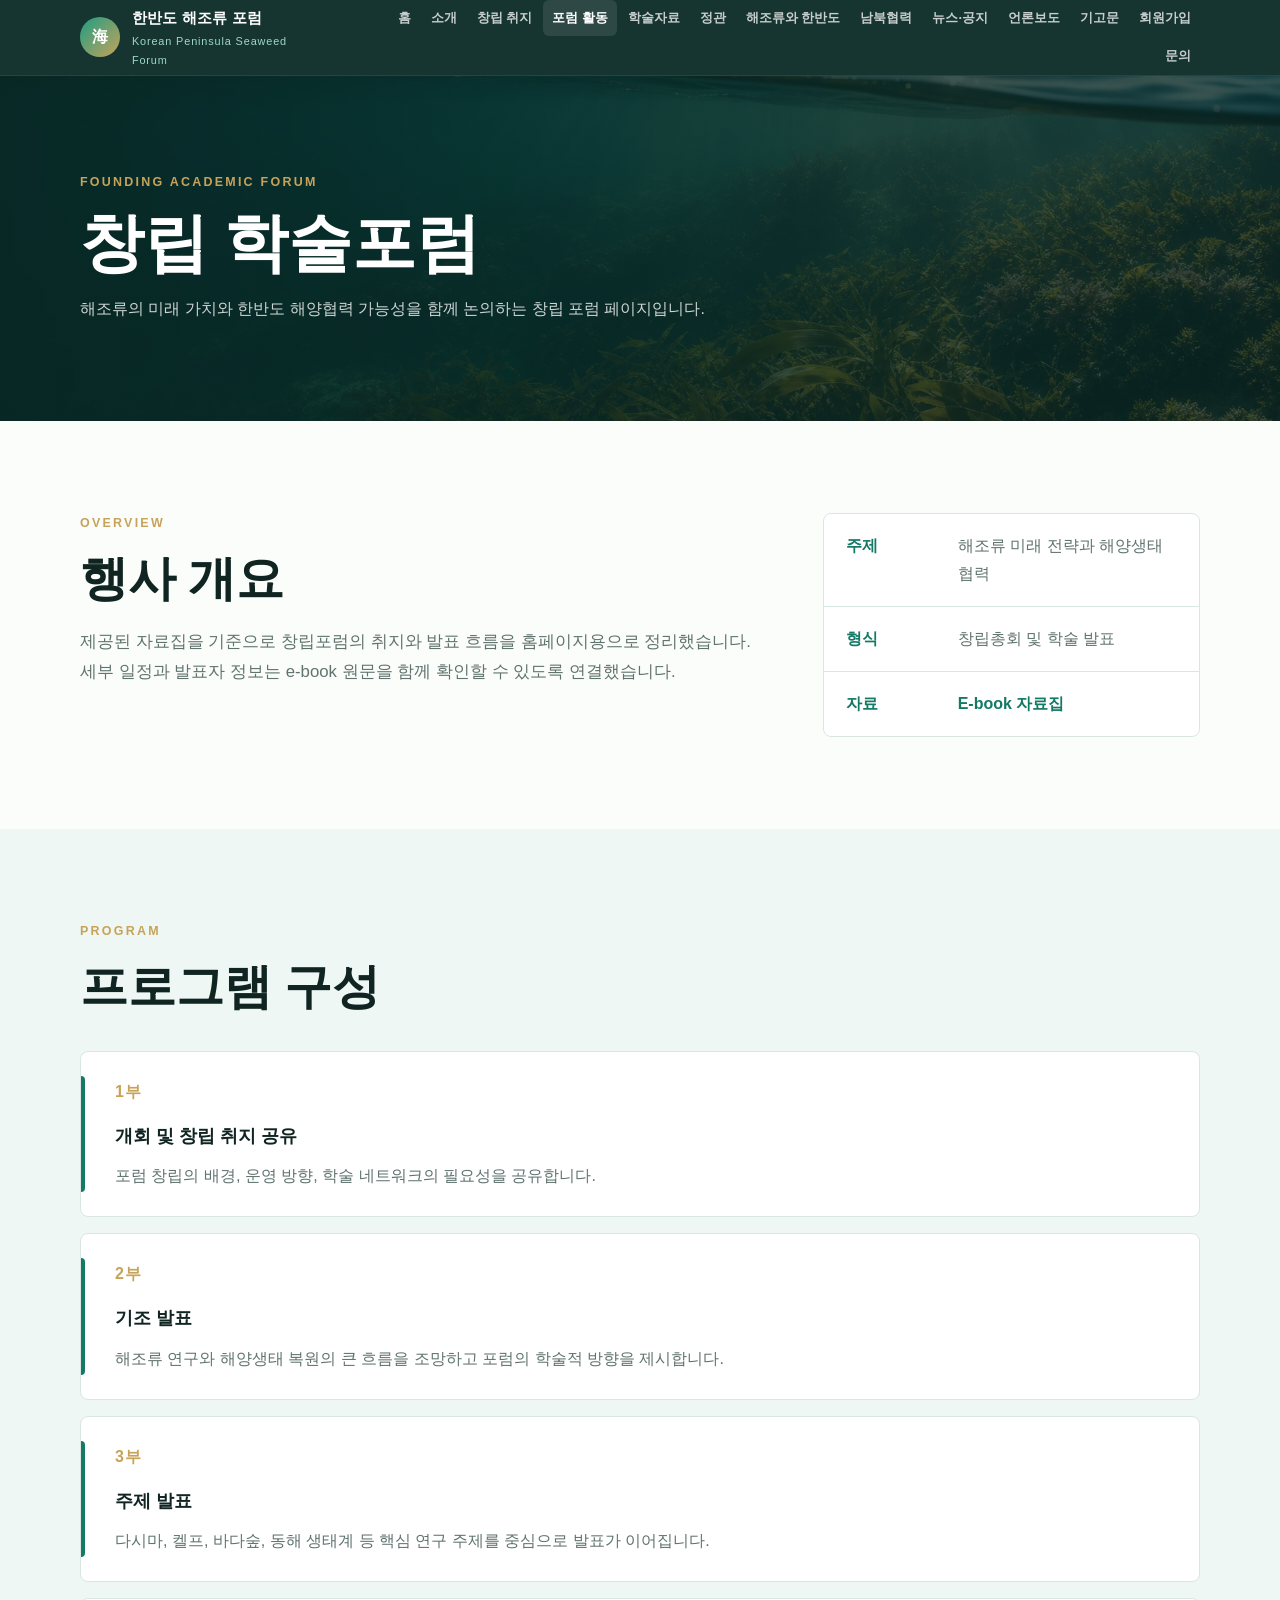
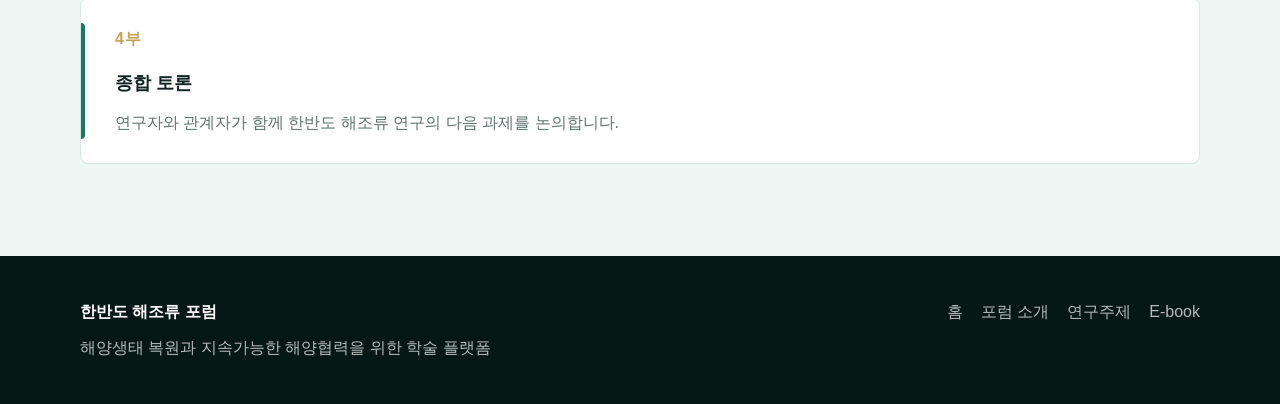
<file: forum.html>
<!DOCTYPE html>
<html lang="ko">
<head>
  <meta charset="UTF-8" />
  <meta name="viewport" content="width=device-width, initial-scale=1.0" />
  <title>창립포럼 | 한반도 해조류 포럼</title>
  <link rel="stylesheet" href="css/style.css" />
</head>
<body>
  <header class="site-header">
    <a class="brand" href="index.html"><span class="brand__mark">海</span><span><strong>한반도 해조류 포럼</strong><small>Korean Peninsula Seaweed Forum</small></span></a>
    <button class="nav-toggle" type="button" aria-label="메뉴 열기" aria-expanded="false">☰</button>
    <nav class="site-nav"><a href="index.html">홈</a><a href="about.html">소개</a><a href="purpose.html">창립 취지</a><a class="active" href="forum.html">포럼 활동</a><a href="ebook.html">학술자료</a><a href="research.html">해조류와 한반도</a><a href="cooperation.html">남북협력</a><a href="news.html">뉴스·공지</a><a href="join.html">회원가입</a><a href="contact.html">문의</a></nav>
  </header>

  <main>
    <section class="page-hero">
      <div class="container">
        <p class="eyebrow">Founding Academic Forum</p>
        <h1>창립 학술포럼</h1>
        <p>해조류의 미래 가치와 한반도 해양협력 가능성을 함께 논의하는 창립 포럼 페이지입니다.</p>
      </div>
    </section>

    <section class="section">
      <div class="container event-summary">
        <div>
          <p class="eyebrow">Overview</p>
          <h2>행사 개요</h2>
          <p class="section-lead">
            제공된 자료집을 기준으로 창립포럼의 취지와 발표 흐름을 홈페이지용으로 정리했습니다.
            세부 일정과 발표자 정보는 e-book 원문을 함께 확인할 수 있도록 연결했습니다.
          </p>
        </div>
        <dl class="summary-list">
          <div><dt>주제</dt><dd>해조류 미래 전략과 해양생태 협력</dd></div>
          <div><dt>형식</dt><dd>창립총회 및 학술 발표</dd></div>
          <div><dt>자료</dt><dd><a href="assets/ebook.pdf">E-book 자료집</a></dd></div>
        </dl>
      </div>
    </section>

    <section class="section section--soft">
      <div class="container">
        <p class="eyebrow">Program</p>
        <h2>프로그램 구성</h2>
        <div class="timeline">
          <article class="timeline-item reveal">
            <span>1부</span>
            <h3>개회 및 창립 취지 공유</h3>
            <p>포럼 창립의 배경, 운영 방향, 학술 네트워크의 필요성을 공유합니다.</p>
          </article>
          <article class="timeline-item reveal">
            <span>2부</span>
            <h3>기조 발표</h3>
            <p>해조류 연구와 해양생태 복원의 큰 흐름을 조망하고 포럼의 학술적 방향을 제시합니다.</p>
          </article>
          <article class="timeline-item reveal">
            <span>3부</span>
            <h3>주제 발표</h3>
            <p>다시마, 켈프, 바다숲, 동해 생태계 등 핵심 연구 주제를 중심으로 발표가 이어집니다.</p>
          </article>
          <article class="timeline-item reveal">
            <span>4부</span>
            <h3>종합 토론</h3>
            <p>연구자와 관계자가 함께 한반도 해조류 연구의 다음 과제를 논의합니다.</p>
          </article>
        </div>
      </div>
    </section>
  </main>

  <footer class="site-footer">
    <div class="container footer-grid"><div><strong>한반도 해조류 포럼</strong><p>해양생태 복원과 지속가능한 해양협력을 위한 학술 플랫폼</p></div><nav><a href="index.html">홈</a><a href="about.html">포럼 소개</a><a href="research.html">연구주제</a><a href="ebook.html">E-book</a></nav></div>
  </footer>
  <script src="js/main.js"></script>
</body>
</html>
</file>
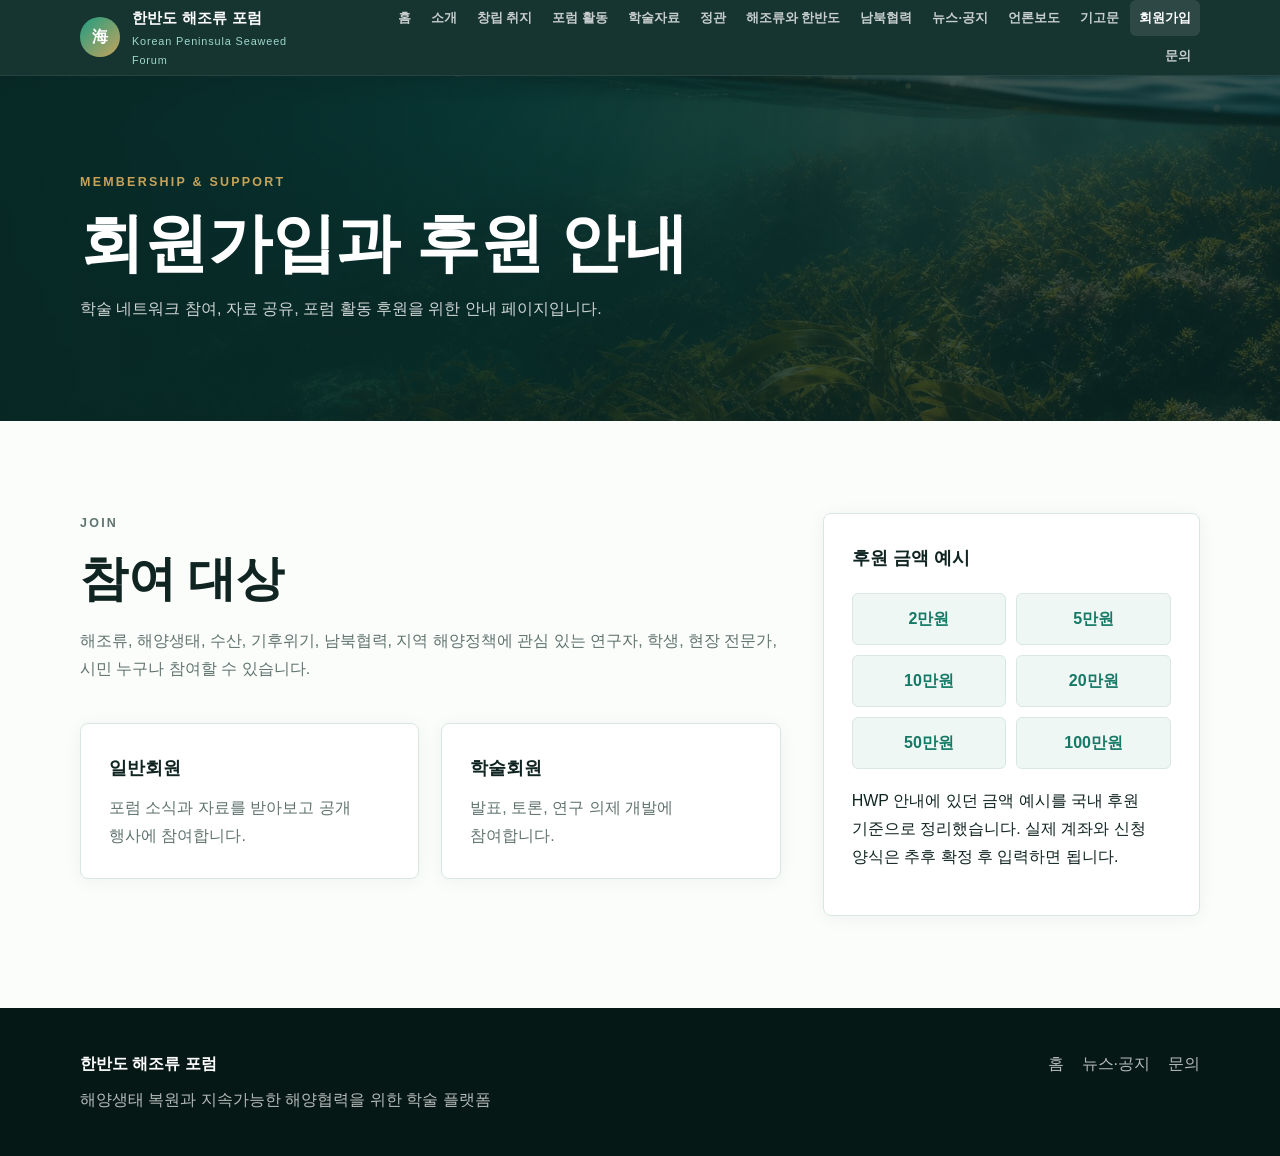
<file: join.html>
<!DOCTYPE html>
<html lang="ko">
<head>
  <meta charset="UTF-8" />
  <meta name="viewport" content="width=device-width, initial-scale=1.0" />
  <title>회원가입 | 한반도 해조류 포럼</title>
  <link rel="stylesheet" href="css/style.css" />
</head>
<body>
  <header class="site-header">
    <a class="brand" href="index.html"><span class="brand__mark">海</span><span><strong>한반도 해조류 포럼</strong><small>Korean Peninsula Seaweed Forum</small></span></a>
    <button class="nav-toggle" type="button" aria-label="메뉴 열기" aria-expanded="false">☰</button>
    <nav class="site-nav"><a href="index.html">홈</a><a href="about.html">소개</a><a href="purpose.html">창립 취지</a><a href="forum.html">포럼 활동</a><a href="ebook.html">학술자료</a><a href="research.html">해조류와 한반도</a><a href="cooperation.html">남북협력</a><a href="news.html">뉴스·공지</a><a class="active" href="join.html">회원가입</a><a href="contact.html">문의</a></nav>
  </header>
  <main>
    <section class="page-hero">
      <div class="container">
        <p class="eyebrow">Membership & Support</p>
        <h1>회원가입과 후원 안내</h1>
        <p>학술 네트워크 참여, 자료 공유, 포럼 활동 후원을 위한 안내 페이지입니다.</p>
      </div>
    </section>
    <section class="section">
      <div class="container content-grid">
        <article>
          <p class="eyebrow">Join</p>
          <h2>참여 대상</h2>
          <p>해조류, 해양생태, 수산, 기후위기, 남북협력, 지역 해양정책에 관심 있는 연구자, 학생, 현장 전문가, 시민 누구나 참여할 수 있습니다.</p>
          <div class="principle-grid principle-grid--two">
            <article class="principle reveal"><h3>일반회원</h3><p>포럼 소식과 자료를 받아보고 공개 행사에 참여합니다.</p></article>
            <article class="principle reveal"><h3>학술회원</h3><p>발표, 토론, 연구 의제 개발에 참여합니다.</p></article>
          </div>
        </article>
        <aside class="info-panel">
          <h3>후원 금액 예시</h3>
          <div class="donation-grid">
            <span>2만원</span><span>5만원</span><span>10만원</span><span>20만원</span><span>50만원</span><span>100만원</span>
          </div>
          <p>HWP 안내에 있던 금액 예시를 국내 후원 기준으로 정리했습니다. 실제 계좌와 신청 양식은 추후 확정 후 입력하면 됩니다.</p>
        </aside>
      </div>
    </section>
  </main>
  <footer class="site-footer"><div class="container footer-grid"><div><strong>한반도 해조류 포럼</strong><p>해양생태 복원과 지속가능한 해양협력을 위한 학술 플랫폼</p></div><nav><a href="index.html">홈</a><a href="news.html">뉴스·공지</a><a href="contact.html">문의</a></nav></div></footer>
  <script src="js/main.js"></script>
</body>
</html>
</file>
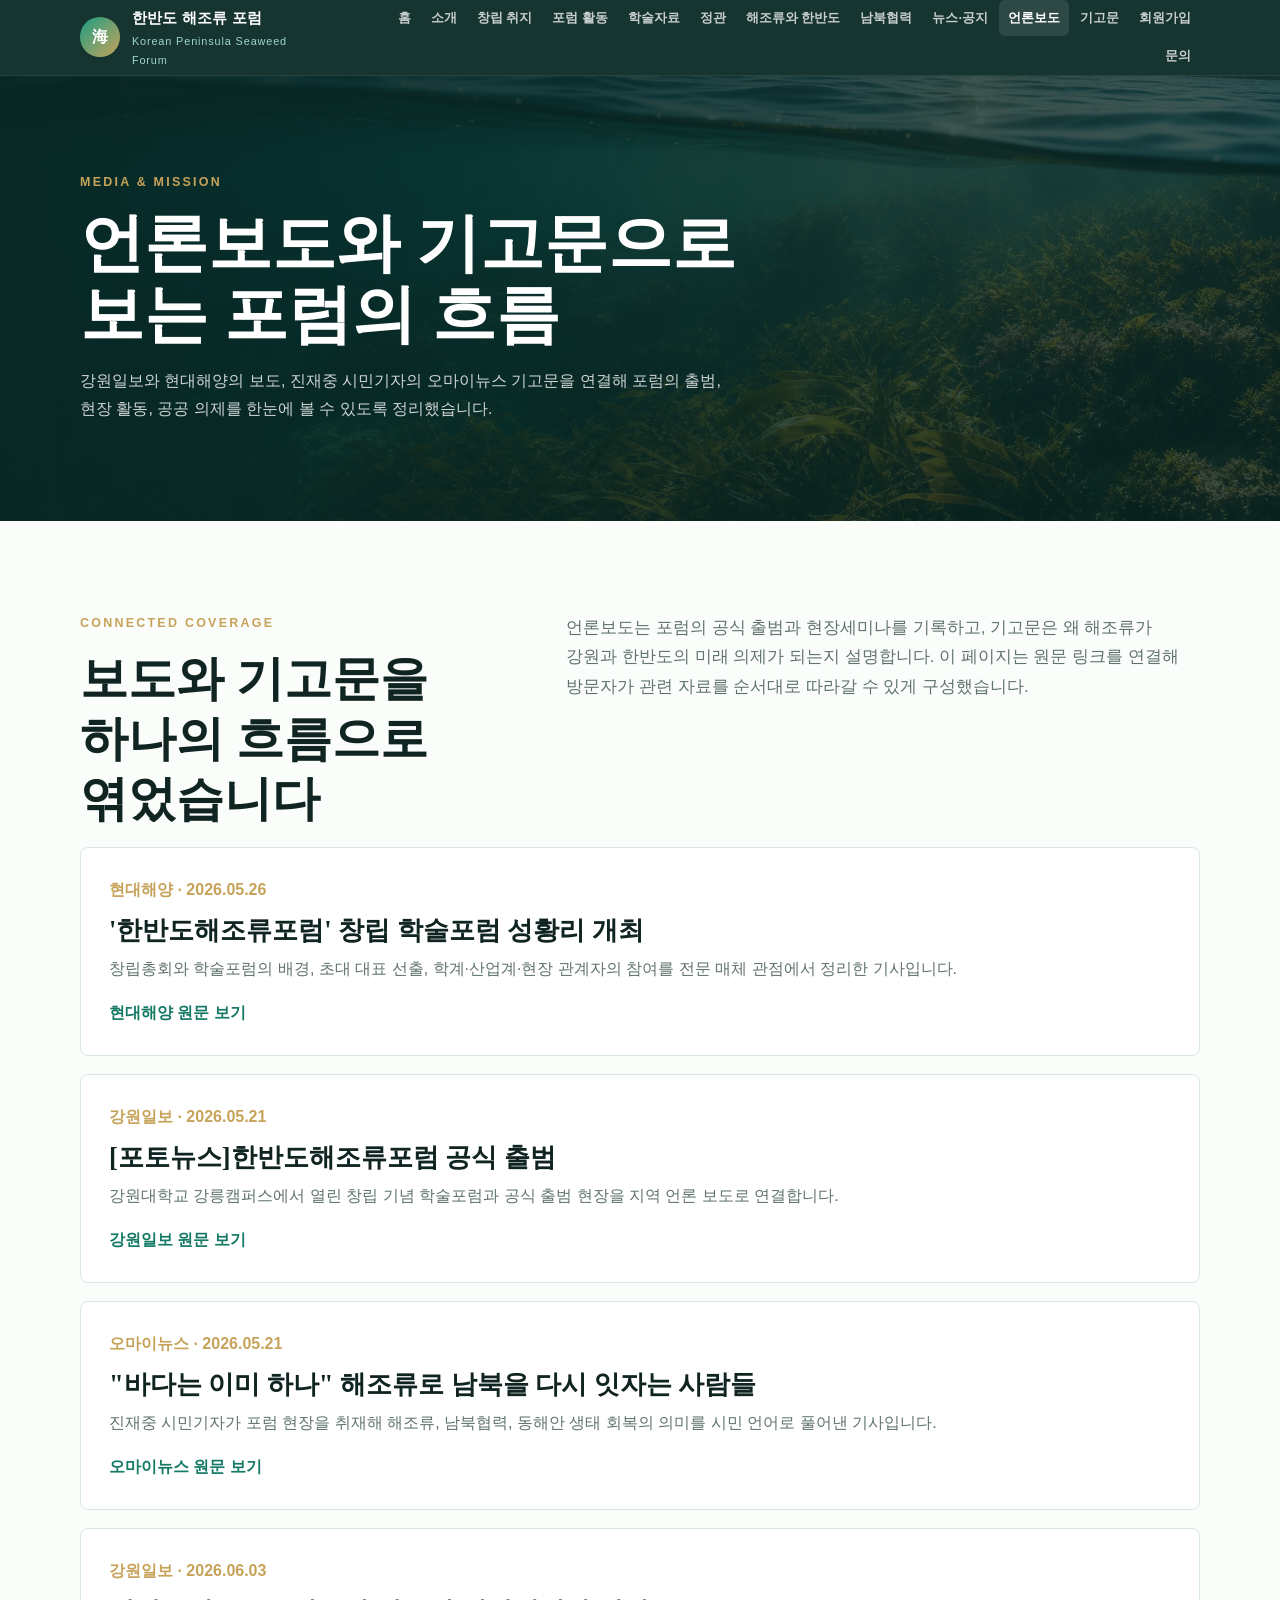
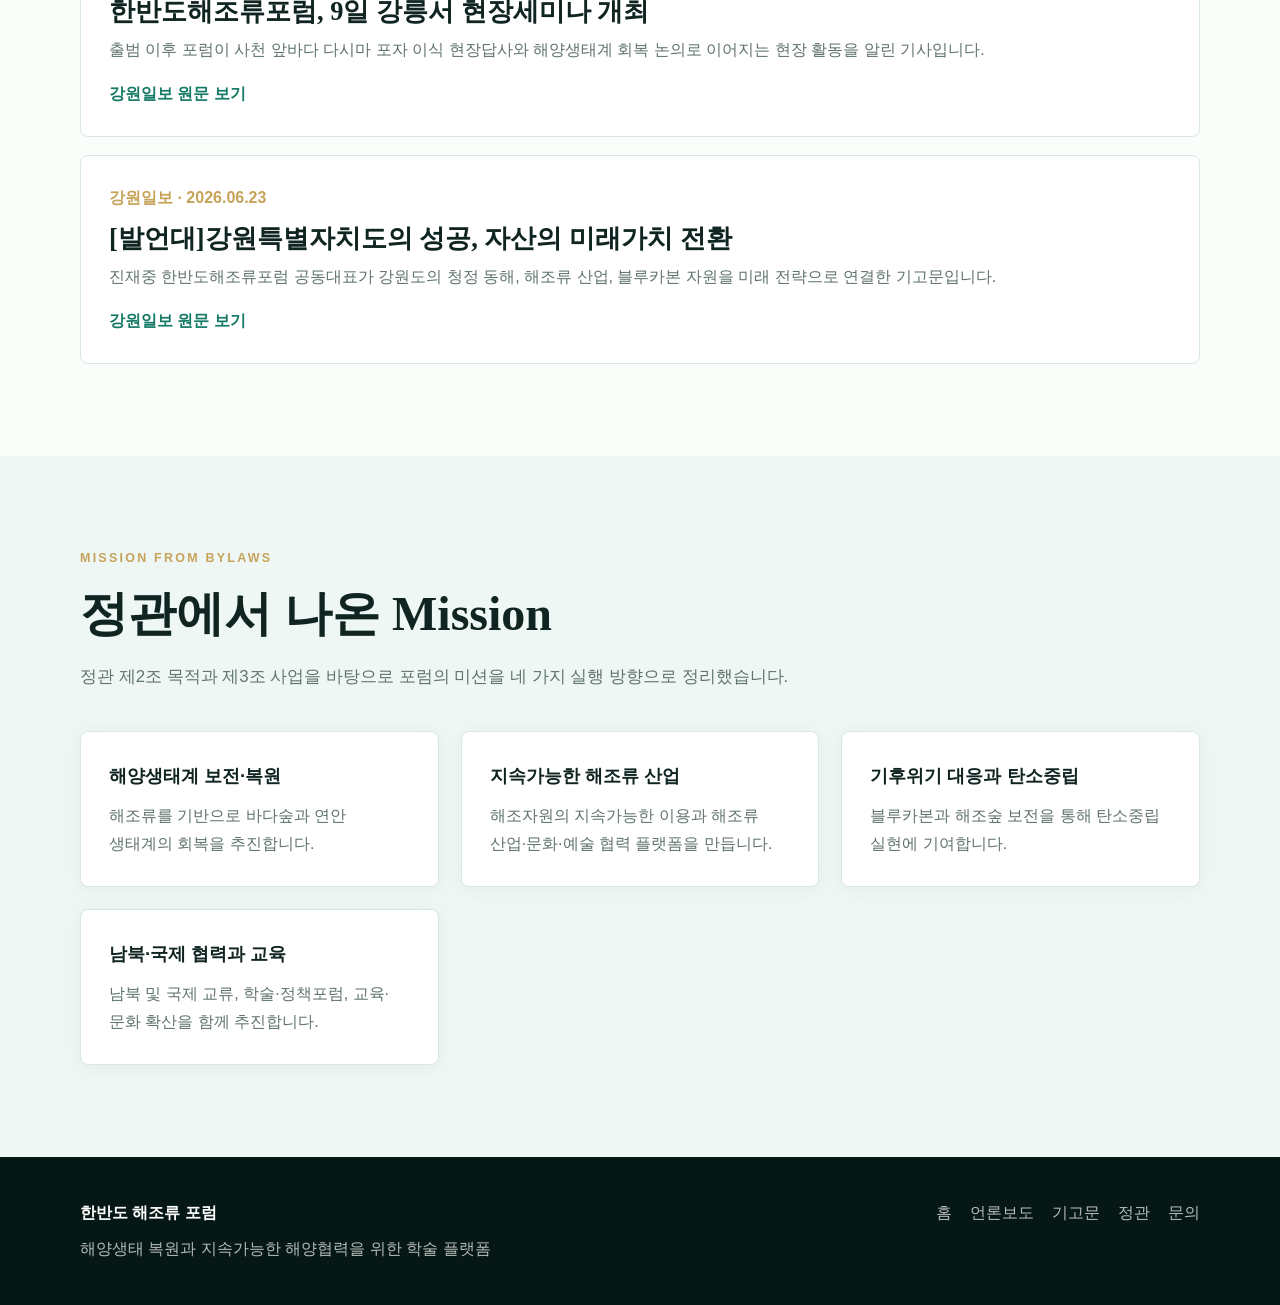
<file: media.html>
<!DOCTYPE html>
<html lang="ko">
<head>
  <meta charset="UTF-8" />
  <meta name="viewport" content="width=device-width, initial-scale=1.0" />
  <title>언론보도 | 한반도 해조류 포럼</title>
  <meta name="description" content="강원일보, 현대해양, 오마이뉴스에 소개된 한반도해조류포럼 관련 보도와 정관 기반 Mission" />
  <link rel="stylesheet" href="css/style.css" />
</head>
<body>
  <header class="site-header">
    <a class="brand" href="index.html"><span class="brand__mark">海</span><span><strong>한반도 해조류 포럼</strong><small>Korean Peninsula Seaweed Forum</small></span></a>
    <button class="nav-toggle" type="button" aria-label="메뉴 열기" aria-expanded="false">☰</button>
    <nav class="site-nav"><a href="index.html">홈</a><a href="about.html">소개</a><a href="purpose.html">창립 취지</a><a href="forum.html">포럼 활동</a><a href="ebook.html">학술자료</a><a href="bylaws.html">정관</a><a href="research.html">해조류와 한반도</a><a href="cooperation.html">남북협력</a><a href="news.html">뉴스·공지</a><a class="active" href="media.html">언론보도</a><a href="contributions.html">기고문</a><a href="join.html">회원가입</a><a href="contact.html">문의</a></nav>
  </header>

  <main>
    <section class="page-hero">
      <div class="container">
        <p class="eyebrow">Media & Mission</p>
        <h1>언론보도와 기고문으로 보는 포럼의 흐름</h1>
        <p>강원일보와 현대해양의 보도, 진재중 시민기자의 오마이뉴스 기고문을 연결해 포럼의 출범, 현장 활동, 공공 의제를 한눈에 볼 수 있도록 정리했습니다.</p>
      </div>
    </section>

    <section class="section">
      <div class="container split">
        <div>
          <p class="eyebrow">Connected Coverage</p>
          <h2>보도와 기고문을 하나의 흐름으로 엮었습니다</h2>
        </div>
        <p class="section-lead">
          언론보도는 포럼의 공식 출범과 현장세미나를 기록하고, 기고문은 왜 해조류가 강원과 한반도의 미래 의제가 되는지 설명합니다. 이 페이지는 원문 링크를 연결해 방문자가 관련 자료를 순서대로 따라갈 수 있게 구성했습니다.
        </p>
      </div>
      <div class="container notice-list">
        <article class="notice reveal"><time>현대해양 · 2026.05.26</time><h2>'한반도해조류포럼' 창립 학술포럼 성황리 개최</h2><p>창립총회와 학술포럼의 배경, 초대 대표 선출, 학계·산업계·현장 관계자의 참여를 전문 매체 관점에서 정리한 기사입니다.</p><a href="https://www.hdhy.co.kr/news/articleView.html?idxno=34544" target="_blank" rel="noopener">현대해양 원문 보기</a></article>
        <article class="notice reveal"><time>강원일보 · 2026.05.21</time><h2>[포토뉴스]한반도해조류포럼 공식 출범</h2><p>강원대학교 강릉캠퍼스에서 열린 창립 기념 학술포럼과 공식 출범 현장을 지역 언론 보도로 연결합니다.</p><a href="https://www.kwnews.co.kr/article/20260521501102" target="_blank" rel="noopener">강원일보 원문 보기</a></article>
        <article class="notice reveal"><time>오마이뉴스 · 2026.05.21</time><h2>"바다는 이미 하나" 해조류로 남북을 다시 잇자는 사람들</h2><p>진재중 시민기자가 포럼 현장을 취재해 해조류, 남북협력, 동해안 생태 회복의 의미를 시민 언어로 풀어낸 기사입니다.</p><a href="https://www.ohmynews.com/NWS_Web/View/at_pg.aspx?CNTN_CD=A0003231170" target="_blank" rel="noopener">오마이뉴스 원문 보기</a></article>
        <article class="notice reveal"><time>강원일보 · 2026.06.03</time><h2>한반도해조류포럼, 9일 강릉서 현장세미나 개최</h2><p>출범 이후 포럼이 사천 앞바다 다시마 포자 이식 현장답사와 해양생태계 회복 논의로 이어지는 현장 활동을 알린 기사입니다.</p><a href="https://www.kwnews.co.kr/article/20260603501032" target="_blank" rel="noopener">강원일보 원문 보기</a></article>
        <article class="notice reveal"><time>강원일보 · 2026.06.23</time><h2>[발언대]강원특별자치도의 성공, 자산의 미래가치 전환</h2><p>진재중 한반도해조류포럼 공동대표가 강원도의 청정 동해, 해조류 산업, 블루카본 자원을 미래 전략으로 연결한 기고문입니다.</p><a href="https://www.kwnews.co.kr/article/20260621500230" target="_blank" rel="noopener">강원일보 원문 보기</a></article>
      </div>
    </section>

    <section class="section section--soft">
      <div class="container">
        <p class="eyebrow">Mission from Bylaws</p>
        <h2>정관에서 나온 Mission</h2>
        <p class="section-lead">정관 제2조 목적과 제3조 사업을 바탕으로 포럼의 미션을 네 가지 실행 방향으로 정리했습니다.</p>
        <div class="principle-grid">
          <article class="principle reveal"><h3>해양생태계 보전·복원</h3><p>해조류를 기반으로 바다숲과 연안 생태계의 회복을 추진합니다.</p></article>
          <article class="principle reveal"><h3>지속가능한 해조류 산업</h3><p>해조자원의 지속가능한 이용과 해조류 산업·문화·예술 협력 플랫폼을 만듭니다.</p></article>
          <article class="principle reveal"><h3>기후위기 대응과 탄소중립</h3><p>블루카본과 해조숲 보전을 통해 탄소중립 실현에 기여합니다.</p></article>
          <article class="principle reveal"><h3>남북·국제 협력과 교육</h3><p>남북 및 국제 교류, 학술·정책포럼, 교육·문화 확산을 함께 추진합니다.</p></article>
        </div>
      </div>
    </section>
  </main>

  <footer class="site-footer"><div class="container footer-grid"><div><strong>한반도 해조류 포럼</strong><p>해양생태 복원과 지속가능한 해양협력을 위한 학술 플랫폼</p></div><nav><a href="index.html">홈</a><a href="media.html">언론보도</a><a href="contributions.html">기고문</a><a href="bylaws.html">정관</a><a href="contact.html">문의</a></nav></div></footer>
  <script src="js/main.js"></script>
</body>
</html>
</file>
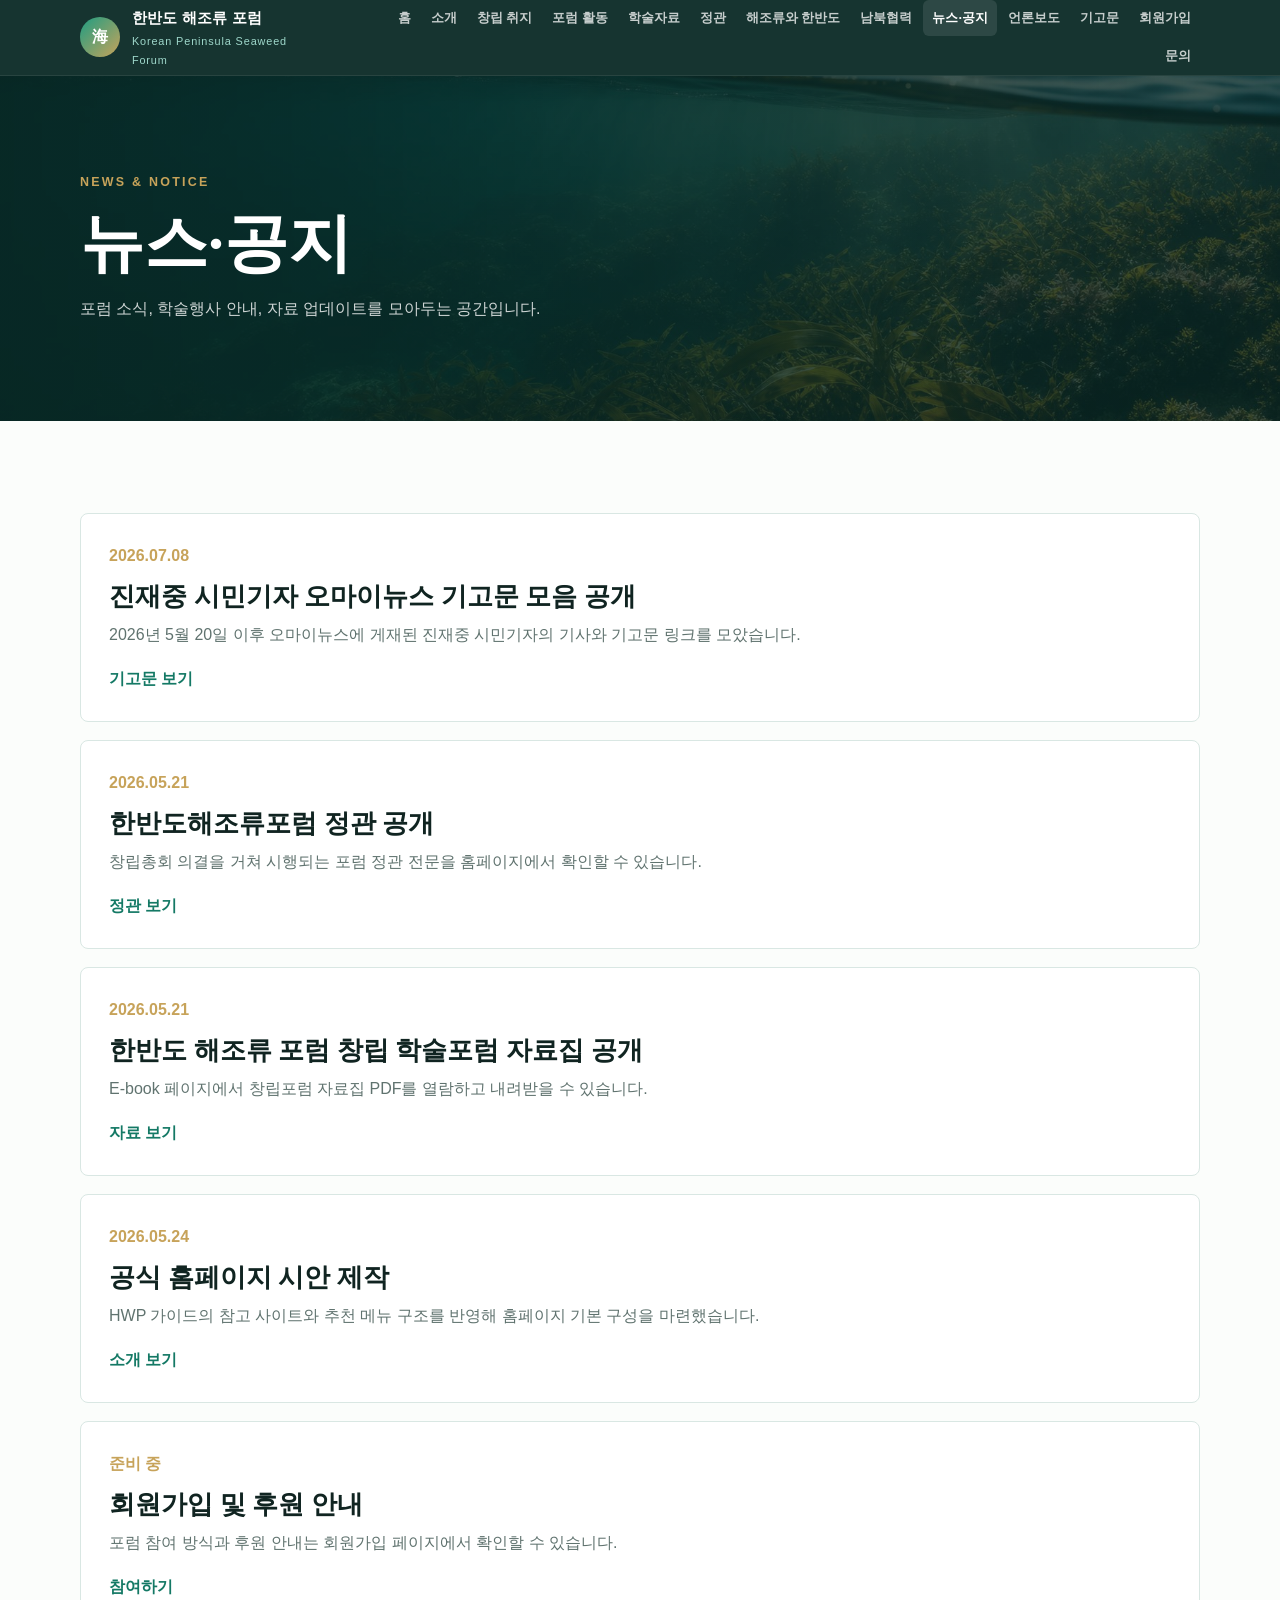
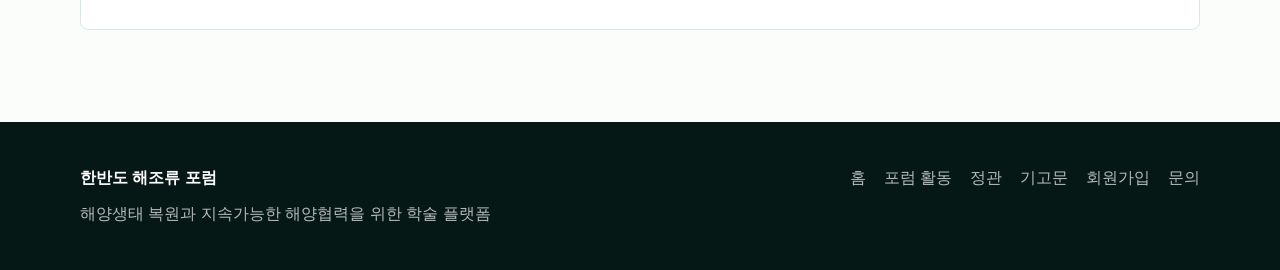
<file: news.html>
<!DOCTYPE html>
<html lang="ko">
<head>
  <meta charset="UTF-8" />
  <meta name="viewport" content="width=device-width, initial-scale=1.0" />
  <title>뉴스·공지 | 한반도 해조류 포럼</title>
  <link rel="stylesheet" href="css/style.css" />
</head>
<body>
  <header class="site-header">
    <a class="brand" href="index.html"><span class="brand__mark">海</span><span><strong>한반도 해조류 포럼</strong><small>Korean Peninsula Seaweed Forum</small></span></a>
    <button class="nav-toggle" type="button" aria-label="메뉴 열기" aria-expanded="false">☰</button>
    <nav class="site-nav"><a href="index.html">홈</a><a href="about.html">소개</a><a href="purpose.html">창립 취지</a><a href="forum.html">포럼 활동</a><a href="ebook.html">학술자료</a><a href="bylaws.html">정관</a><a href="research.html">해조류와 한반도</a><a href="cooperation.html">남북협력</a><a class="active" href="news.html">뉴스·공지</a><a href="contributions.html">기고문</a><a href="join.html">회원가입</a><a href="contact.html">문의</a></nav>
  </header>
  <main>
    <section class="page-hero">
      <div class="container">
        <p class="eyebrow">News & Notice</p>
        <h1>뉴스·공지</h1>
        <p>포럼 소식, 학술행사 안내, 자료 업데이트를 모아두는 공간입니다.</p>
      </div>
    </section>
    <section class="section">
      <div class="container notice-list">
        <article class="notice reveal"><time>2026.07.08</time><h2>진재중 시민기자 오마이뉴스 기고문 모음 공개</h2><p>2026년 5월 20일 이후 오마이뉴스에 게재된 진재중 시민기자의 기사와 기고문 링크를 모았습니다.</p><a href="contributions.html">기고문 보기</a></article>
        <article class="notice reveal"><time>2026.05.21</time><h2>한반도해조류포럼 정관 공개</h2><p>창립총회 의결을 거쳐 시행되는 포럼 정관 전문을 홈페이지에서 확인할 수 있습니다.</p><a href="bylaws.html">정관 보기</a></article>
        <article class="notice reveal"><time>2026.05.21</time><h2>한반도 해조류 포럼 창립 학술포럼 자료집 공개</h2><p>E-book 페이지에서 창립포럼 자료집 PDF를 열람하고 내려받을 수 있습니다.</p><a href="ebook.html">자료 보기</a></article>
        <article class="notice reveal"><time>2026.05.24</time><h2>공식 홈페이지 시안 제작</h2><p>HWP 가이드의 참고 사이트와 추천 메뉴 구조를 반영해 홈페이지 기본 구성을 마련했습니다.</p><a href="about.html">소개 보기</a></article>
        <article class="notice reveal"><time>준비 중</time><h2>회원가입 및 후원 안내</h2><p>포럼 참여 방식과 후원 안내는 회원가입 페이지에서 확인할 수 있습니다.</p><a href="join.html">참여하기</a></article>
      </div>
    </section>
  </main>
  <footer class="site-footer"><div class="container footer-grid"><div><strong>한반도 해조류 포럼</strong><p>해양생태 복원과 지속가능한 해양협력을 위한 학술 플랫폼</p></div><nav><a href="index.html">홈</a><a href="forum.html">포럼 활동</a><a href="bylaws.html">정관</a><a href="contributions.html">기고문</a><a href="join.html">회원가입</a><a href="contact.html">문의</a></nav></div></footer>
  <script src="js/main.js"></script>
</body>
</html>
</file>
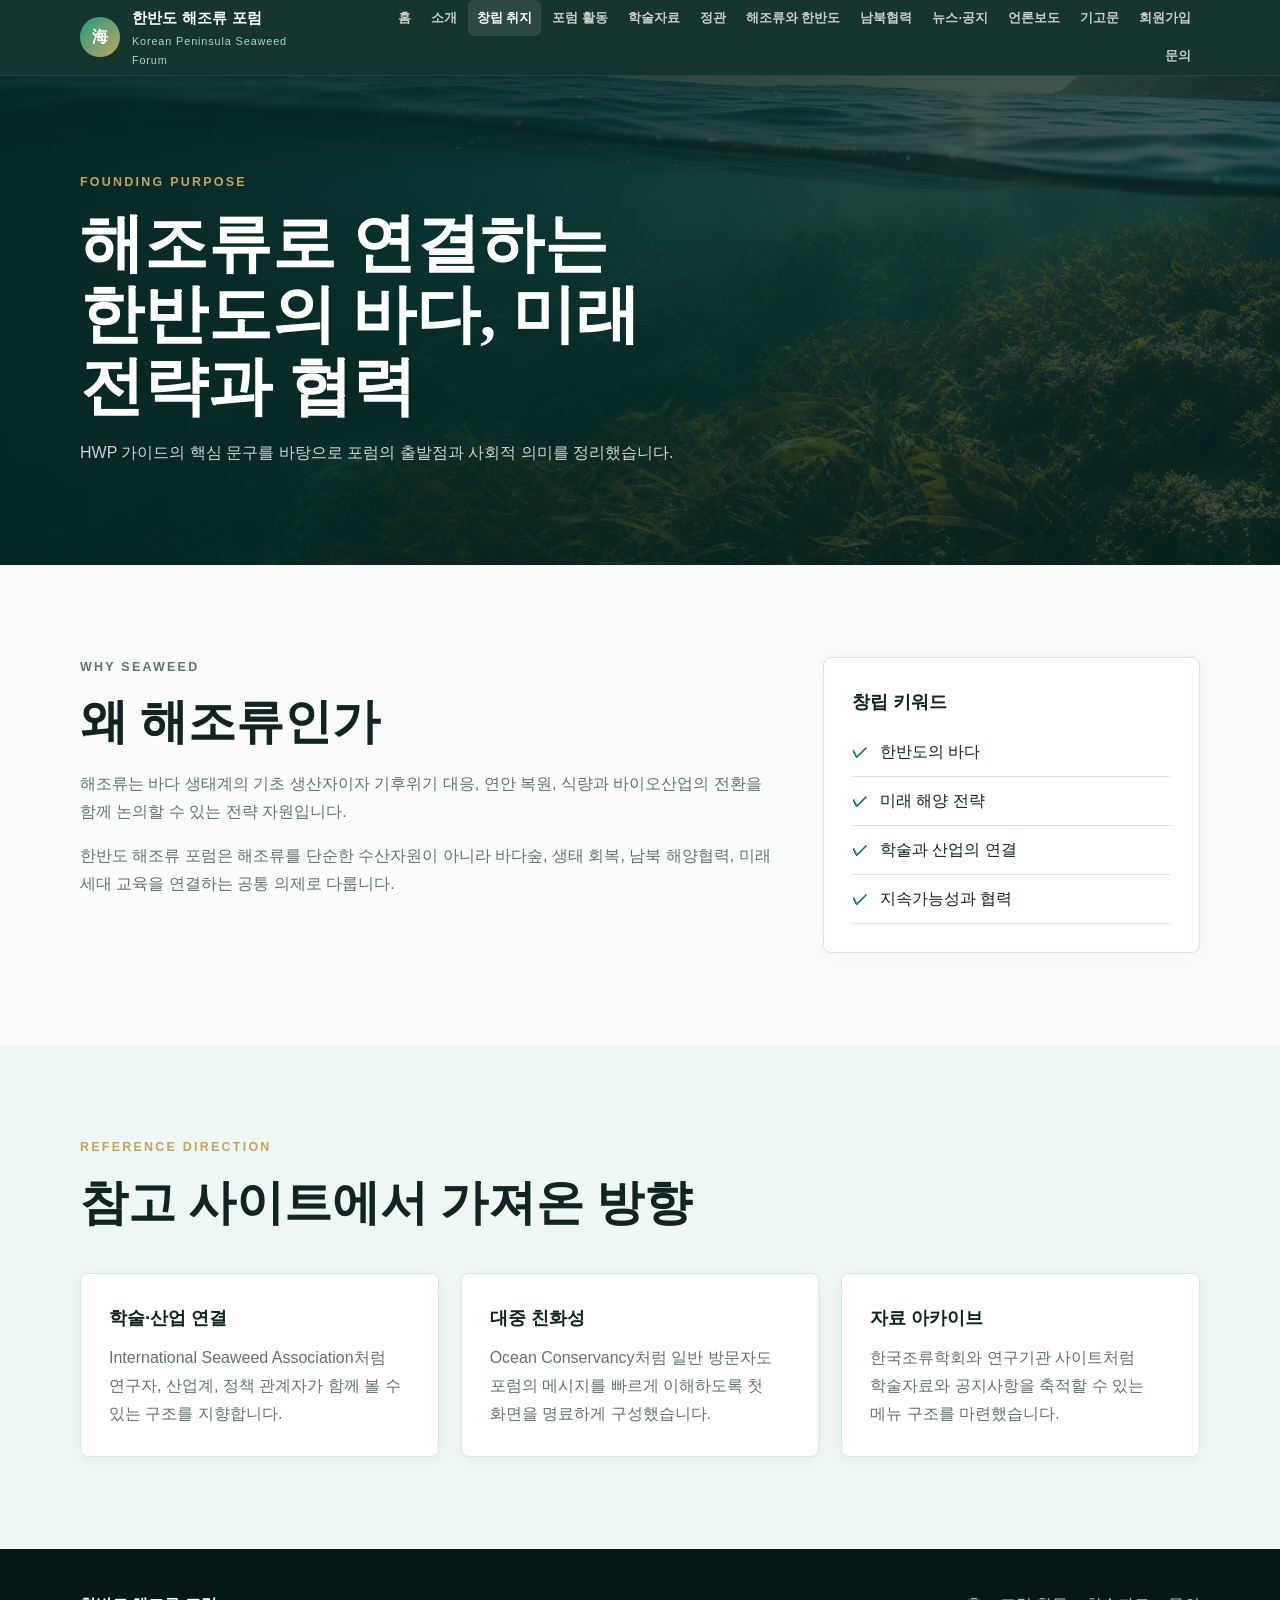
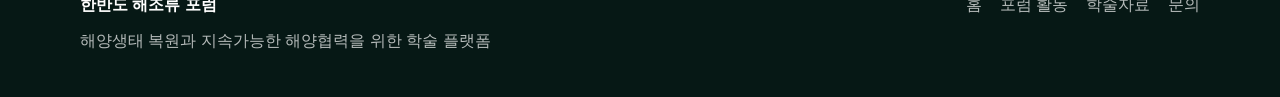
<file: purpose.html>
<!DOCTYPE html>
<html lang="ko">
<head>
  <meta charset="UTF-8" />
  <meta name="viewport" content="width=device-width, initial-scale=1.0" />
  <title>창립 취지 | 한반도 해조류 포럼</title>
  <link rel="stylesheet" href="css/style.css" />
</head>
<body>
  <header class="site-header">
    <a class="brand" href="index.html"><span class="brand__mark">海</span><span><strong>한반도 해조류 포럼</strong><small>Korean Peninsula Seaweed Forum</small></span></a>
    <button class="nav-toggle" type="button" aria-label="메뉴 열기" aria-expanded="false">☰</button>
    <nav class="site-nav"><a href="index.html">홈</a><a href="about.html">소개</a><a class="active" href="purpose.html">창립 취지</a><a href="forum.html">포럼 활동</a><a href="ebook.html">학술자료</a><a href="research.html">해조류와 한반도</a><a href="cooperation.html">남북협력</a><a href="news.html">뉴스·공지</a><a href="join.html">회원가입</a><a href="contact.html">문의</a></nav>
  </header>
  <main>
    <section class="page-hero">
      <div class="container">
        <p class="eyebrow">Founding Purpose</p>
        <h1>해조류로 연결하는 한반도의 바다, 미래 전략과 협력</h1>
        <p>HWP 가이드의 핵심 문구를 바탕으로 포럼의 출발점과 사회적 의미를 정리했습니다.</p>
      </div>
    </section>
    <section class="section">
      <div class="container content-grid">
        <article>
          <p class="eyebrow">Why Seaweed</p>
          <h2>왜 해조류인가</h2>
          <p>해조류는 바다 생태계의 기초 생산자이자 기후위기 대응, 연안 복원, 식량과 바이오산업의 전환을 함께 논의할 수 있는 전략 자원입니다.</p>
          <p>한반도 해조류 포럼은 해조류를 단순한 수산자원이 아니라 바다숲, 생태 회복, 남북 해양협력, 미래 세대 교육을 연결하는 공통 의제로 다룹니다.</p>
        </article>
        <aside class="info-panel">
          <h3>창립 키워드</h3>
          <ul class="check-list">
            <li>한반도의 바다</li>
            <li>미래 해양 전략</li>
            <li>학술과 산업의 연결</li>
            <li>지속가능성과 협력</li>
          </ul>
        </aside>
      </div>
    </section>
    <section class="section section--soft">
      <div class="container">
        <p class="eyebrow">Reference Direction</p>
        <h2>참고 사이트에서 가져온 방향</h2>
        <div class="principle-grid">
          <article class="principle reveal"><h3>학술·산업 연결</h3><p>International Seaweed Association처럼 연구자, 산업계, 정책 관계자가 함께 볼 수 있는 구조를 지향합니다.</p></article>
          <article class="principle reveal"><h3>대중 친화성</h3><p>Ocean Conservancy처럼 일반 방문자도 포럼의 메시지를 빠르게 이해하도록 첫 화면을 명료하게 구성했습니다.</p></article>
          <article class="principle reveal"><h3>자료 아카이브</h3><p>한국조류학회와 연구기관 사이트처럼 학술자료와 공지사항을 축적할 수 있는 메뉴 구조를 마련했습니다.</p></article>
        </div>
      </div>
    </section>
  </main>
  <footer class="site-footer"><div class="container footer-grid"><div><strong>한반도 해조류 포럼</strong><p>해양생태 복원과 지속가능한 해양협력을 위한 학술 플랫폼</p></div><nav><a href="index.html">홈</a><a href="forum.html">포럼 활동</a><a href="ebook.html">학술자료</a><a href="contact.html">문의</a></nav></div></footer>
  <script src="js/main.js"></script>
</body>
</html>
</file>
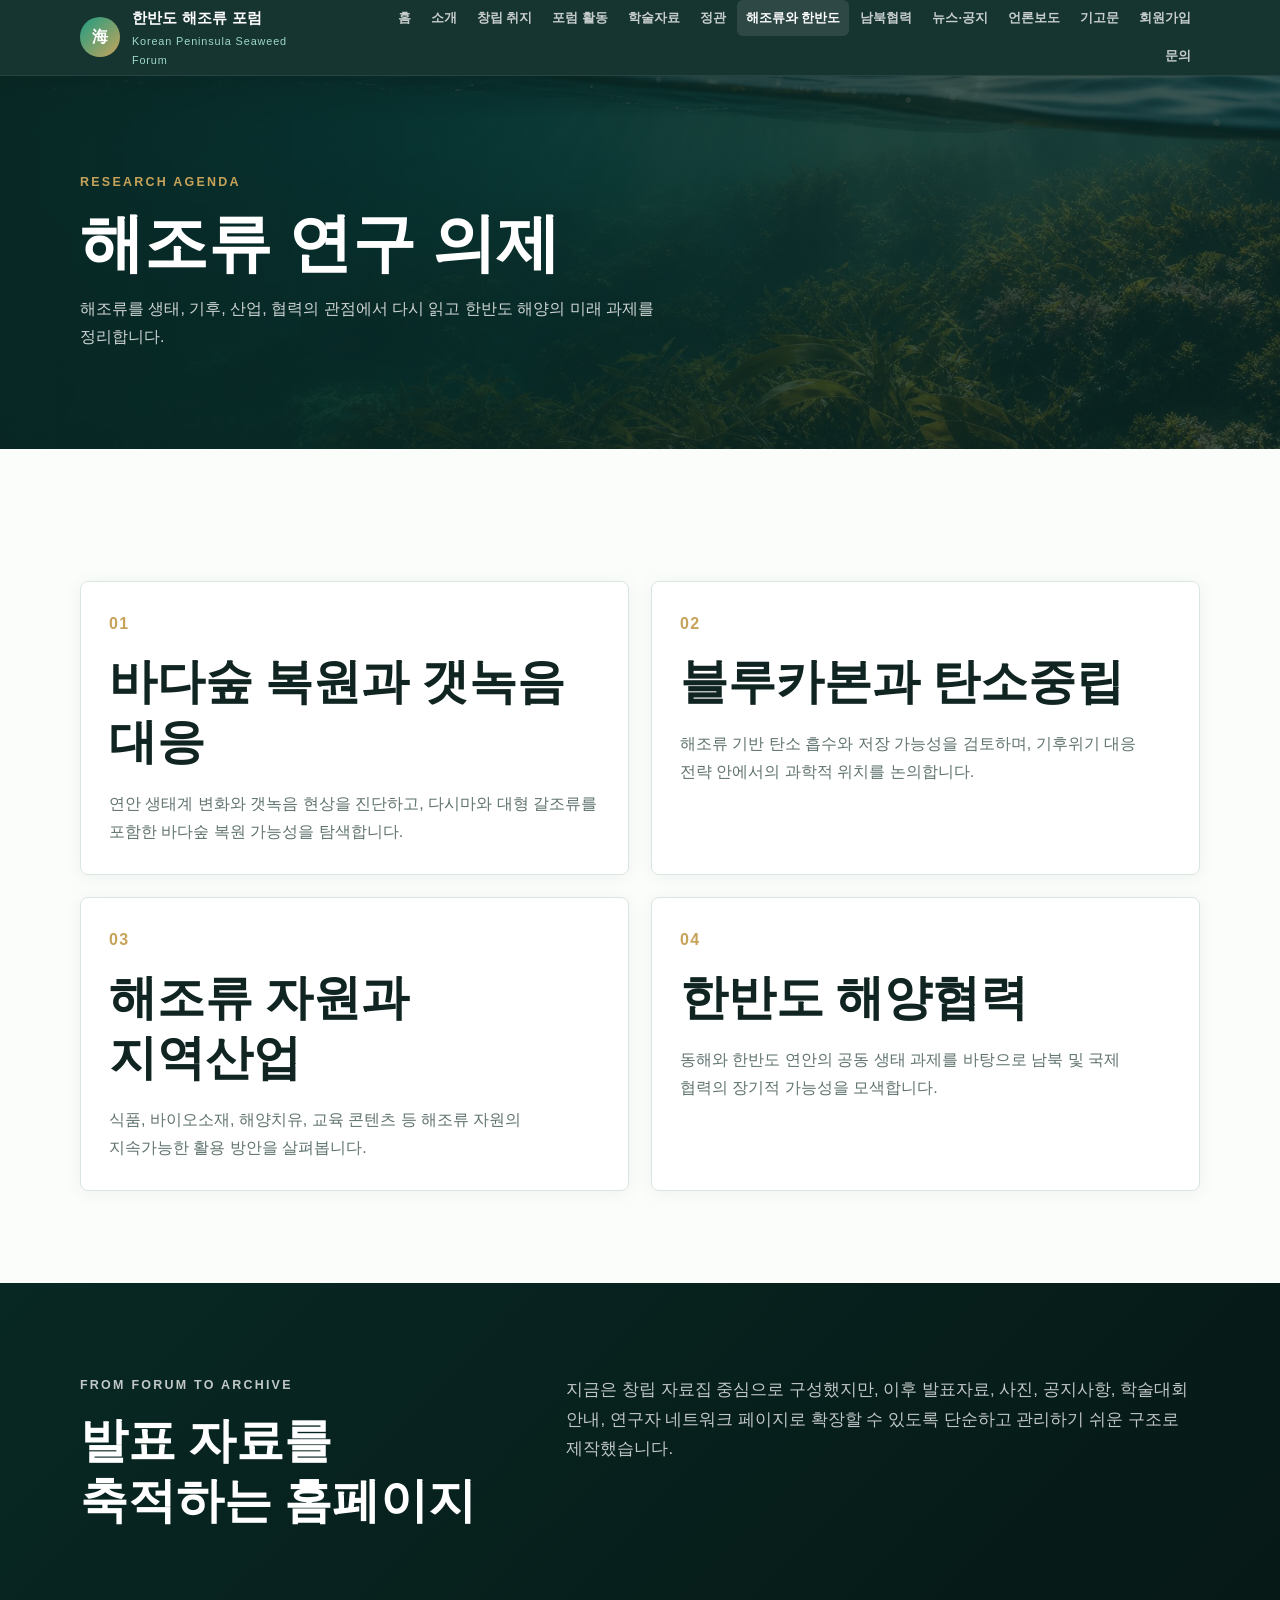
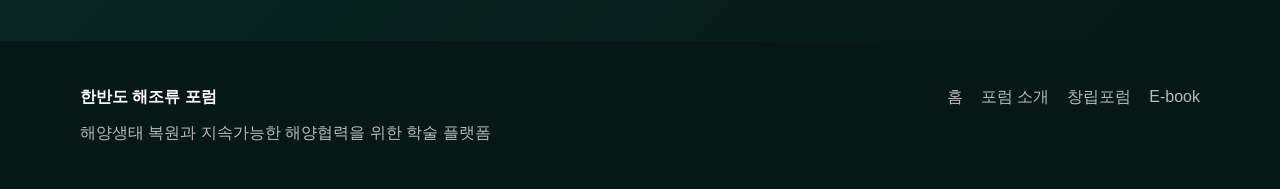
<file: research.html>
<!DOCTYPE html>
<html lang="ko">
<head>
  <meta charset="UTF-8" />
  <meta name="viewport" content="width=device-width, initial-scale=1.0" />
  <title>연구주제 | 한반도 해조류 포럼</title>
  <link rel="stylesheet" href="css/style.css" />
</head>
<body>
  <header class="site-header">
    <a class="brand" href="index.html"><span class="brand__mark">海</span><span><strong>한반도 해조류 포럼</strong><small>Korean Peninsula Seaweed Forum</small></span></a>
    <button class="nav-toggle" type="button" aria-label="메뉴 열기" aria-expanded="false">☰</button>
    <nav class="site-nav"><a href="index.html">홈</a><a href="about.html">소개</a><a href="purpose.html">창립 취지</a><a href="forum.html">포럼 활동</a><a href="ebook.html">학술자료</a><a class="active" href="research.html">해조류와 한반도</a><a href="cooperation.html">남북협력</a><a href="news.html">뉴스·공지</a><a href="join.html">회원가입</a><a href="contact.html">문의</a></nav>
  </header>

  <main>
    <section class="page-hero">
      <div class="container">
        <p class="eyebrow">Research Agenda</p>
        <h1>해조류 연구 의제</h1>
        <p>해조류를 생태, 기후, 산업, 협력의 관점에서 다시 읽고 한반도 해양의 미래 과제를 정리합니다.</p>
      </div>
    </section>

    <section class="section">
      <div class="container research-grid">
        <article class="research-card reveal">
          <span>01</span>
          <h2>바다숲 복원과 갯녹음 대응</h2>
          <p>연안 생태계 변화와 갯녹음 현상을 진단하고, 다시마와 대형 갈조류를 포함한 바다숲 복원 가능성을 탐색합니다.</p>
        </article>
        <article class="research-card reveal">
          <span>02</span>
          <h2>블루카본과 탄소중립</h2>
          <p>해조류 기반 탄소 흡수와 저장 가능성을 검토하며, 기후위기 대응 전략 안에서의 과학적 위치를 논의합니다.</p>
        </article>
        <article class="research-card reveal">
          <span>03</span>
          <h2>해조류 자원과 지역산업</h2>
          <p>식품, 바이오소재, 해양치유, 교육 콘텐츠 등 해조류 자원의 지속가능한 활용 방안을 살펴봅니다.</p>
        </article>
        <article class="research-card reveal">
          <span>04</span>
          <h2>한반도 해양협력</h2>
          <p>동해와 한반도 연안의 공동 생태 과제를 바탕으로 남북 및 국제 협력의 장기적 가능성을 모색합니다.</p>
        </article>
      </div>
    </section>

    <section class="section section--dark">
      <div class="container split">
        <div>
          <p class="eyebrow">From Forum to Archive</p>
          <h2>발표 자료를 축적하는 홈페이지</h2>
        </div>
        <p class="section-lead">
          지금은 창립 자료집 중심으로 구성했지만, 이후 발표자료, 사진, 공지사항, 학술대회 안내,
          연구자 네트워크 페이지로 확장할 수 있도록 단순하고 관리하기 쉬운 구조로 제작했습니다.
        </p>
      </div>
    </section>
  </main>

  <footer class="site-footer">
    <div class="container footer-grid"><div><strong>한반도 해조류 포럼</strong><p>해양생태 복원과 지속가능한 해양협력을 위한 학술 플랫폼</p></div><nav><a href="index.html">홈</a><a href="about.html">포럼 소개</a><a href="forum.html">창립포럼</a><a href="ebook.html">E-book</a></nav></div>
  </footer>
  <script src="js/main.js"></script>
</body>
</html>
</file>
<file: css/style.css>
:root {
  --ink: #102421;
  --muted: #60736f;
  --deep: #082824;
  --deep-2: #0d3d37;
  --sea: #147965;
  --sea-2: #1e9d82;
  --foam: #eef7f4;
  --paper: #fbfdfb;
  --line: #d9e7e3;
  --gold: #c7a35a;
  --radius: 8px;
  --shadow: 0 18px 45px rgba(8, 40, 36, .12);
}

* { box-sizing: border-box; }
html { scroll-behavior: smooth; }
body {
  margin: 0;
  font-family: "Noto Sans KR", "Malgun Gothic", Arial, sans-serif;
  color: var(--ink);
  background: var(--paper);
  line-height: 1.75;
  word-break: keep-all;
}
a { color: inherit; text-decoration: none; }
.container { width: min(1120px, calc(100% - 40px)); margin: 0 auto; }

.site-header {
  position: sticky;
  top: 0;
  z-index: 20;
  min-height: 72px;
  display: flex;
  align-items: center;
  justify-content: space-between;
  gap: 18px;
  padding: 0 max(20px, calc((100vw - 1120px) / 2));
  background: rgba(8, 40, 36, .94);
  backdrop-filter: blur(12px);
  border-bottom: 1px solid rgba(255,255,255,.08);
}
.brand {
  display: inline-flex;
  align-items: center;
  gap: 12px;
  color: white;
}
.brand__mark {
  width: 40px;
  height: 40px;
  display: grid;
  place-items: center;
  border-radius: 50%;
  background: linear-gradient(135deg, var(--sea-2), var(--gold));
  font-weight: 800;
}
.brand strong { display: block; font-size: .95rem; letter-spacing: .01em; }
.brand small { display: block; color: #9fd8cb; font-size: .68rem; letter-spacing: .08em; }
.site-nav { display: flex; align-items: center; justify-content: flex-end; flex-wrap: wrap; gap: 2px; }
.site-nav a {
  padding: 7px 9px;
  border-radius: 6px;
  color: rgba(255,255,255,.76);
  font-size: .8rem;
  font-weight: 600;
}
.site-nav a:hover,
.site-nav a.active { color: white; background: rgba(255,255,255,.1); }
.nav-toggle {
  display: none;
  color: white;
  background: transparent;
  border: 0;
  font-size: 1.6rem;
}

.hero {
  min-height: calc(100svh - 72px);
  position: relative;
  display: grid;
  align-items: center;
  background: url("../images/1.jpg") center / cover no-repeat;
  overflow: hidden;
}
.hero__shade {
  position: absolute;
  inset: 0;
  background:
    linear-gradient(90deg, rgba(4,22,20,.9) 0%, rgba(4,22,20,.76) 42%, rgba(4,22,20,.22) 100%),
    linear-gradient(0deg, rgba(8,40,36,.28), rgba(8,40,36,.1));
}
.hero__inner { position: relative; padding: 80px 0; color: white; }
.eyebrow {
  margin: 0 0 14px;
  color: var(--gold);
  text-transform: uppercase;
  letter-spacing: .18em;
  font-size: .78rem;
  font-weight: 800;
}
h1, h2, h3, p { margin-top: 0; }
h1 {
  max-width: 760px;
  margin-bottom: 24px;
  font-family: "Noto Serif KR", Georgia, serif;
  font-size: clamp(2.7rem, 7vw, 5.4rem);
  line-height: 1.12;
  letter-spacing: 0;
}
h2 {
  font-family: "Noto Serif KR", Georgia, serif;
  font-size: clamp(1.8rem, 4vw, 3rem);
  line-height: 1.25;
  margin-bottom: 18px;
}
h3 { font-size: 1.15rem; margin-bottom: 10px; }
.hero__lead {
  max-width: 670px;
  margin-bottom: 32px;
  color: rgba(255,255,255,.82);
  font-size: 1.08rem;
}
.hero__actions { display: flex; gap: 12px; flex-wrap: wrap; }
.button {
  display: inline-flex;
  align-items: center;
  justify-content: center;
  min-height: 46px;
  padding: 12px 22px;
  border-radius: 6px;
  font-weight: 800;
  transition: transform .2s ease, box-shadow .2s ease, background .2s ease;
}
.button:hover { transform: translateY(-2px); }
.button--primary { color: white; background: var(--sea); box-shadow: 0 12px 24px rgba(20,121,101,.28); }
.button--ghost { color: white; border: 1px solid rgba(255,255,255,.45); }
.button--light { color: var(--deep); background: white; margin-top: 16px; }
.button--outline-dark { color: var(--deep); border: 1px solid var(--line); background: white; }

.section { padding: 92px 0; }
.section--soft { background: var(--foam); }
.section--dark {
  color: white;
  background: linear-gradient(135deg, var(--deep), #061815);
}
.section--dark .section-lead,
.section--dark p { color: rgba(255,255,255,.75); }
.split {
  display: grid;
  grid-template-columns: .8fr 1.2fr;
  gap: 64px;
  align-items: start;
}
.section-lead { color: var(--muted); font-size: 1.05rem; }

.feature-grid,
.menu-grid,
.principle-grid,
.research-grid {
  display: grid;
  grid-template-columns: repeat(3, 1fr);
  gap: 22px;
  margin-top: 40px;
}
.feature-card,
.menu-card,
.principle,
.research-card,
.info-panel {
  background: white;
  border: 1px solid var(--line);
  border-radius: var(--radius);
  padding: 28px;
  box-shadow: 0 2px 18px rgba(8,40,36,.05);
}
.feature-card span,
.research-card span,
.timeline-item span {
  display: inline-block;
  margin-bottom: 14px;
  color: var(--gold);
  font-weight: 900;
  letter-spacing: .08em;
}
.feature-card p,
.principle p,
.research-card p,
.timeline-item p { color: var(--muted); margin-bottom: 0; }
.menu-grid { grid-template-columns: repeat(4, 1fr); }
.menu-card { min-height: 140px; display: flex; flex-direction: column; justify-content: space-between; }
.menu-card strong { font-size: 1.2rem; }
.menu-card span { color: var(--muted); }
.menu-card:hover { border-color: var(--sea-2); box-shadow: var(--shadow); }

.quote-band {
  display: grid;
  grid-template-columns: .9fr 1.1fr;
  gap: 70px;
  align-items: center;
}
blockquote {
  margin: 0;
  padding-left: 28px;
  border-left: 3px solid var(--gold);
  font-family: "Noto Serif KR", Georgia, serif;
  font-size: clamp(1.5rem, 3vw, 2.3rem);
  line-height: 1.55;
  color: rgba(255,255,255,.9);
}

.page-hero {
  padding: 96px 0 82px;
  color: white;
  background:
    linear-gradient(90deg, rgba(8,40,36,.92), rgba(8,40,36,.74)),
    url("../images/1.jpg") center / cover no-repeat;
}
.page-hero h1 { font-size: clamp(2.2rem, 5vw, 4rem); margin-bottom: 16px; }
.page-hero p:not(.eyebrow) { max-width: 660px; color: rgba(255,255,255,.8); }

.content-grid,
.event-summary,
.ebook-layout {
  display: grid;
  grid-template-columns: 1.3fr .7fr;
  gap: 42px;
  align-items: start;
}
.content-grid article p { color: var(--muted); }
.check-list { list-style: none; padding: 0; margin: 0; }
.check-list li { padding: 10px 0 10px 28px; position: relative; border-bottom: 1px solid var(--line); }
.check-list li::before { content: "✓"; position: absolute; left: 0; color: var(--sea); font-weight: 900; }
.summary-list { margin: 0; background: white; border: 1px solid var(--line); border-radius: var(--radius); }
.summary-list div { display: grid; grid-template-columns: 96px 1fr; gap: 16px; padding: 18px 22px; border-bottom: 1px solid var(--line); }
.summary-list div:last-child { border-bottom: 0; }
.summary-list dt { color: var(--sea); font-weight: 900; }
.summary-list dd { margin: 0; color: var(--muted); }
.summary-list a { color: var(--sea); font-weight: 900; }

.timeline { display: grid; gap: 16px; margin-top: 34px; }
.timeline-item {
  position: relative;
  padding: 26px 28px 26px 34px;
  background: white;
  border: 1px solid var(--line);
  border-radius: var(--radius);
}
.timeline-item::before {
  content: "";
  position: absolute;
  left: 0;
  top: 24px;
  bottom: 24px;
  width: 4px;
  background: var(--sea);
  border-radius: 0 4px 4px 0;
}
.research-grid { grid-template-columns: repeat(2, 1fr); }
.research-card { min-height: 260px; }
.principle-grid--two { grid-template-columns: repeat(2, 1fr); }
.donation-grid {
  display: grid;
  grid-template-columns: repeat(2, 1fr);
  gap: 10px;
  margin: 18px 0;
}
.donation-grid span {
  display: grid;
  place-items: center;
  min-height: 52px;
  border: 1px solid var(--line);
  border-radius: 6px;
  color: var(--sea);
  font-weight: 900;
  background: var(--foam);
}
.notice-list {
  display: grid;
  gap: 18px;
}
.notice {
  padding: 28px;
  border: 1px solid var(--line);
  border-radius: var(--radius);
  background: white;
}
.notice time {
  display: inline-block;
  margin-bottom: 10px;
  color: var(--gold);
  font-weight: 900;
}
.notice h2 {
  font-size: clamp(1.25rem, 2.5vw, 1.65rem);
  margin-bottom: 8px;
}
.notice p { color: var(--muted); }
.notice a { color: var(--sea); font-weight: 900; }
.pdf-viewer {
  width: 100%;
  height: 78vh;
  margin-top: 36px;
  border: 1px solid var(--line);
  border-radius: var(--radius);
  background: white;
}

.site-footer {
  padding: 42px 0;
  color: rgba(255,255,255,.7);
  background: #061815;
}
.footer-grid {
  display: flex;
  justify-content: space-between;
  gap: 24px;
}
.site-footer strong { color: white; display: block; margin-bottom: 8px; }
.site-footer p { margin-bottom: 0; }
.site-footer nav { display: flex; gap: 18px; flex-wrap: wrap; align-items: start; }
.site-footer a:hover { color: white; }

.reveal {
  opacity: 0;
  transform: translateY(18px);
  transition: opacity .55s ease, transform .55s ease;
}
.reveal.visible { opacity: 1; transform: translateY(0); }

@media (max-width: 1180px) {
  .site-header { padding: 0 20px; }
  .nav-toggle { display: block; }
  .site-nav {
    display: none;
    position: absolute;
    top: 72px;
    left: 0;
    right: 0;
    padding: 16px 20px 20px;
    background: rgba(8,40,36,.98);
    flex-direction: column;
    align-items: stretch;
  }
  .site-nav.open { display: flex; }
  .split,
  .quote-band,
  .content-grid,
  .event-summary,
  .ebook-layout { grid-template-columns: 1fr; gap: 28px; }
  .feature-grid,
  .menu-grid,
  .principle-grid,
  .research-grid { grid-template-columns: 1fr; }
  .hero { min-height: 720px; }
}

@media (max-width: 560px) {
  .container { width: min(100% - 28px, 1120px); }
  .brand small { display: none; }
  .brand strong { font-size: .88rem; }
  h1 { font-size: 2.55rem; }
  .section { padding: 64px 0; }
  .hero__actions .button { width: 100%; }
  .summary-list div { grid-template-columns: 1fr; gap: 4px; }
  .footer-grid { flex-direction: column; }
  .pdf-viewer { height: 70vh; }
}
</file>
<file: css/bylaws.css>
.bylaws-layout {
  display: grid;
  grid-template-columns: 300px 1fr;
  gap: 34px;
  align-items: start;
}

.bylaws-summary {
  position: sticky;
  top: 96px;
}

.compact-list {
  margin: 18px 0 0;
}

.compact-list div {
  display: grid;
  grid-template-columns: 82px 1fr;
  gap: 12px;
  padding: 12px 0;
  border-bottom: 1px solid var(--line);
}

.compact-list div:last-child {
  border-bottom: 0;
}

.compact-list dt {
  color: var(--sea);
  font-weight: 900;
}

.compact-list dd {
  margin: 0;
  color: var(--muted);
}

.bylaws-document {
  background: white;
  border: 1px solid var(--line);
  border-radius: var(--radius);
  box-shadow: 0 2px 18px rgba(8,40,36,.05);
  overflow: hidden;
}

.bylaws-chapter {
  padding: 34px 38px;
  border-bottom: 1px solid var(--line);
}

.bylaws-chapter:last-child {
  border-bottom: 0;
}

.bylaws-chapter h2 {
  padding-bottom: 14px;
  margin-bottom: 24px;
  border-bottom: 2px solid var(--sea);
  font-size: clamp(1.45rem, 3vw, 2rem);
}

.bylaws-chapter article {
  padding: 20px 0;
  border-bottom: 1px solid rgba(217,231,227,.72);
}

.bylaws-chapter article:last-child {
  padding-bottom: 0;
  border-bottom: 0;
}

.bylaws-chapter h3 {
  color: var(--deep-2);
  font-size: 1.05rem;
}

.bylaws-chapter p,
.bylaws-chapter li {
  color: var(--muted);
}

.bylaws-chapter ol {
  padding-left: 1.4rem;
  margin: 8px 0 0;
}

.bylaws-chapter li + li {
  margin-top: 8px;
}

.nested-list {
  margin-top: 8px;
}

.bylaws-addendum {
  background: linear-gradient(180deg, white, var(--foam));
}

.bylaws-signature {
  margin-top: 22px;
  color: var(--deep) !important;
  font-weight: 800;
  text-align: right;
}

@media (max-width: 1180px) {
  .bylaws-layout {
    grid-template-columns: 1fr;
  }

  .bylaws-summary {
    position: static;
  }
}

@media (max-width: 560px) {
  .bylaws-chapter {
    padding: 26px 22px;
  }

  .compact-list div {
    grid-template-columns: 1fr;
    gap: 2px;
  }
}
</file>
